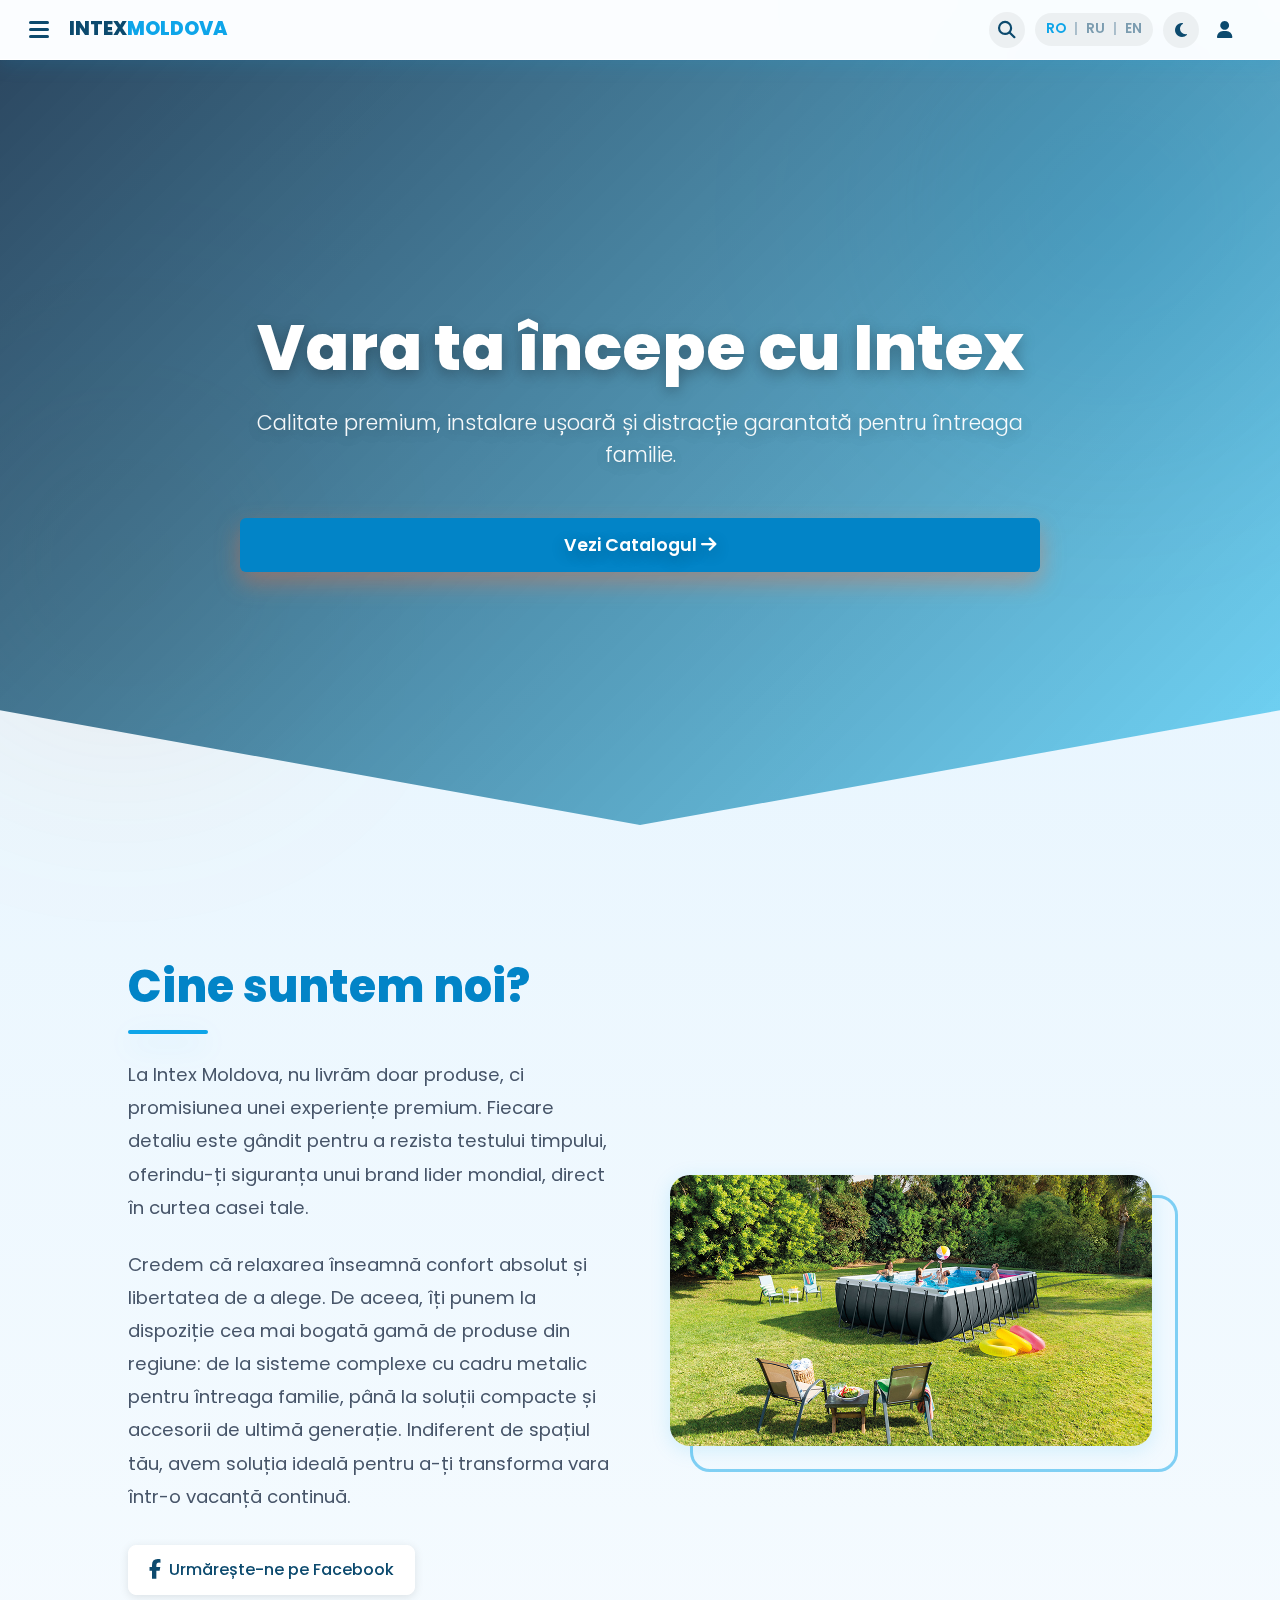
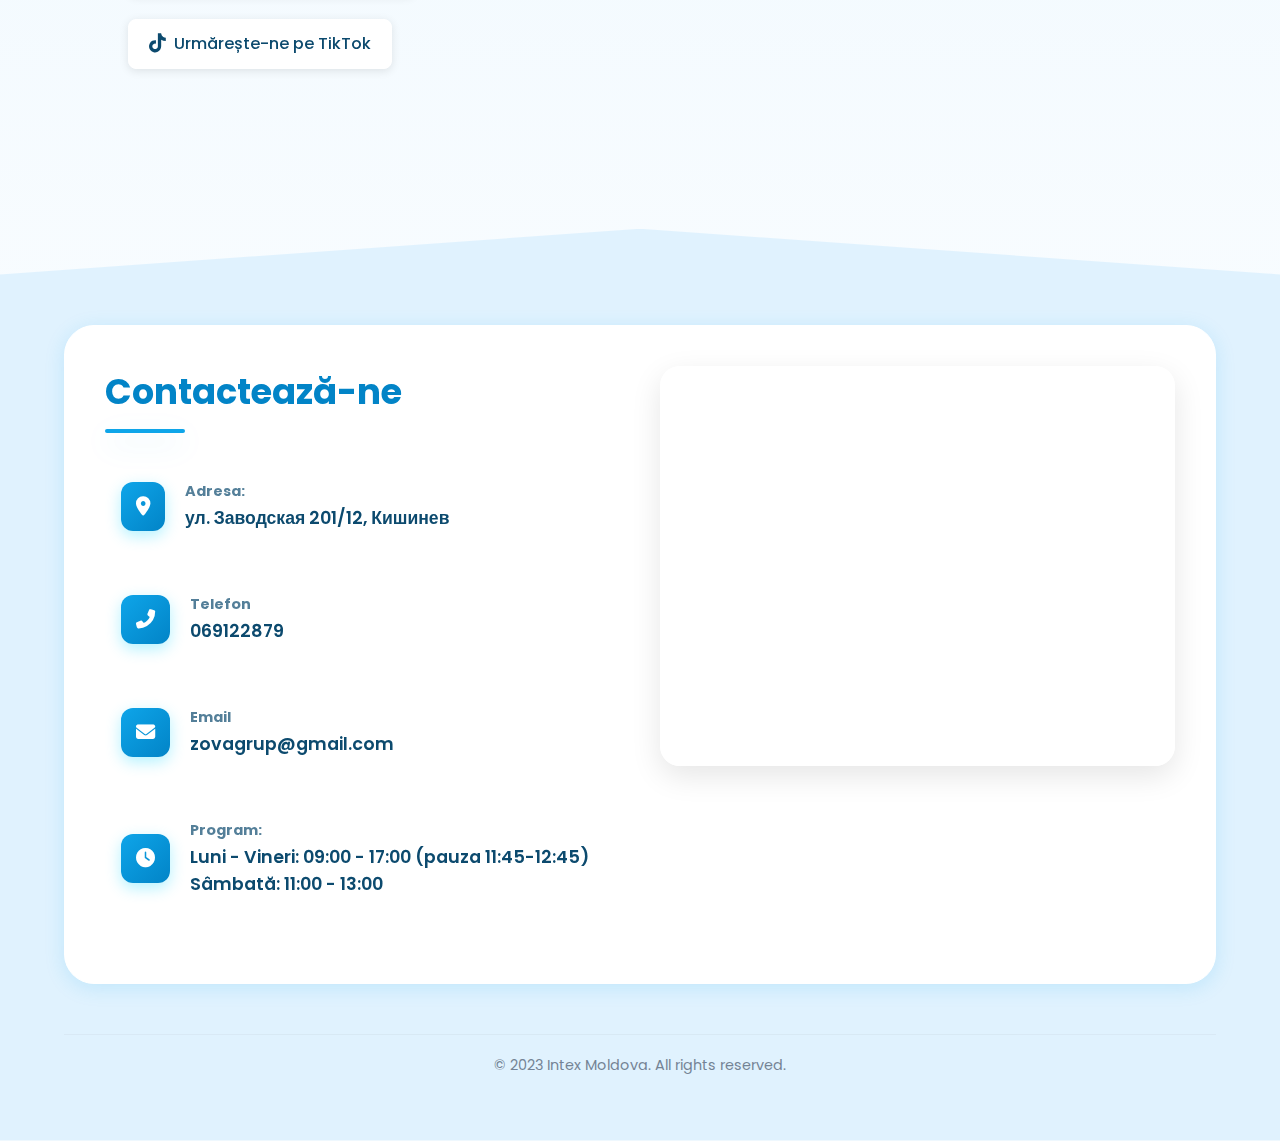
<file: index.html>
<!DOCTYPE html>
<html lang="ro">
<head>
    <meta charset="UTF-8">
    <meta name="viewport" content="width=device-width, initial-scale=1.0">
    <title data-i18n="main_page_title">INTEX Premium Moldova</title>
    <link href="https://fonts.googleapis.com/css2?family=Poppins:wght@300;400;500;600;700;800&display=swap" rel="stylesheet">
    <link rel="stylesheet" href="https://cdnjs.cloudflare.com/ajax/libs/font-awesome/6.4.0/css/all.min.css">
    
    <link rel="stylesheet" href="assets/main.css">
    <link rel="stylesheet" href="assets/css/notifications.css">
</head>
<body>

    <nav>
        <button class="hamburger-btn" id="hamburgerBtn">
            <span></span>
            <span></span>
            <span></span>
        </button>
        <div class="site-title">INTEX<span>MOLDOVA</span></div>

        <!-- Desktop horizontal nav -->
        <ul class="nav-menu">
            <li><a href="#" class="active" data-i18n="menu_home">Acasă</a></li>
            <li><a href="pagini/produse.html" data-i18n="menu_products">Produse</a></li>
            <li><a href="#despre" data-i18n="menu_about">Despre Noi</a></li>
            <li><a href="pagini/FAQ.html" data-i18n="menu_faq">FAQ</a></li>
            <li><a href="pagini/returnare.html" data-i18n="menu_policy">Politica de Retur</a></li>
            <li><a href="#contact" data-i18n="menu_contact">Contacte</a></li>
        </ul>

        <!-- Mobile menu (overlay) -->
        <ul class="nav-menu mobile">
            <li><a href="#" data-i18n="menu_home">Acasă</a></li>
            <li><a href="pagini/produse.html" data-i18n="menu_products">Produse</a></li>
            <li><a href="#despre" data-i18n="menu_about">Despre Noi</a></li>
            <li><a href="pagini/FAQ.html" data-i18n="menu_faq">FAQ</a></li>
            <li><a href="pagini/returnare.html" data-i18n="menu_policy">Politica de Retur</a></li>
            <li><a href="#contact" data-i18n="menu_contact">Contacte</a></li>
        </ul>

        <div class="nav-controls">
            <button class="search-btn" id="searchBtn" title="Căutare">
                <i class="fas fa-search"></i>
            </button>
            
            <div class="lang-switch">
                <span class="lang-opt active" onclick="setLanguage('ro')">RO</span>
                <span style="opacity: 0.3">|</span>
                <span class="lang-opt" onclick="setLanguage('ru')">RU</span>
                <span style="opacity: 0.3">|</span>
                <span class="lang-opt" onclick="setLanguage('en')">EN</span>
            </div>

            <div class="theme-toggle" id="themeBtn">
                <i class="fas fa-moon"></i>
            </div>

            <button class="login-btn" id="loginBtn" title="Contul Meu" onclick="openLoginModal()">
                <i class="fas fa-user"></i>
            </button>
        </div>
    </nav>

    <header class="hero">
        <div class="hero-content">
            <h1 data-i18n="hero_title">Vara ta începe cu Intex</h1>
            <p data-i18n="hero_subtitle">Calitate premium, instalare ușoară și distracție garantată pentru întreaga familie.</p>
            <a href="pagini/produse.html" class="btn-main" data-i18n="hero_btn">Vezi Catalogul <i class="fas fa-arrow-right"></i></a>
        </div>
    </header>

    <section class="about-section" id="despre">
        <div class="about-text">
            <h2 data-i18n="about_title">Cine suntem noi?</h2>
            <p data-i18n="about_p1">La Intex Moldova, nu livrăm doar produse, ci promisiunea unei experiențe premium. Fiecare detaliu este gândit pentru a rezista testului timpului, oferindu-ți siguranța unui brand lider mondial, direct în curtea casei tale.</p>
            <p data-i18n="about_p2">Credem că relaxarea înseamnă confort absolut și libertatea de a alege. De aceea, îți punem la dispoziție cea mai bogată gamă de produse din regiune: de la sisteme complexe cu cadru metalic pentru întreaga familie, până la soluții compacte și accesorii de ultimă generație. Indiferent de spațiul tău, avem soluția ideală pentru a-ți transforma vara într-o vacanță continuă.</p>
            
            <div class="social-links">
                <a href="https://www.facebook.com/intexmoldova" target="_blank" class="social-link">
                    <i class="fab fa-facebook-f"></i> <span data-i18n="social_facebook">Urmărește-ne pe Facebook</span>
                </a>
                <a href="https://www.tiktok.com/@piscine.intex?is_from_webapp=1&sender_device=pc" target="_blank" class="social-link">
                    <i class="fab fa-tiktok"></i> <span data-i18n="social_tiktok">Urmărește-ne pe TikTok</span>
                </a>
            </div>
        </div>
        <div class="about-image">
            <img src="assets/img/intex.jpg" alt="Viziune modernă Intex" loading="lazy">
        </div>
    </section>

    <section class="contact-section" id="contact">
        <div class="contact-container">
            <div class="contact-info">
                <h3 data-i18n="contact_title">Contactează-ne</h3>
                
                <div class="contact-item">
                    <i class="fas fa-map-marker-alt"></i>
                    <div>
                        <strong data-i18n="addr_label">Adresa:</strong>
                        <p data-i18n="address_text">ул. Заводская 201/12, Кишинев</p>
                    </div>
                </div>

                <div class="contact-item">
                    <i class="fas fa-phone-alt"></i>
                    <div>
                        <strong data-i18n="phone_label">Telefon:</strong>
                        <p data-i18n="phone_text">069122879</p>
                    </div>
                </div>

                <div class="contact-item">
                    <i class="fas fa-envelope"></i>
                    <div>
                        <strong data-i18n="email_label">Email:</strong>
                        <p data-i18n="email_text">zovagrup@gmail.com</p>
                    </div>
                </div>

                <div class="contact-item">
                    <i class="fas fa-clock"></i>
                    <div>
                        <strong data-i18n="hours_label">Program:</strong>
                        <p data-i18n="hours_val">Luni - Vineri: 09:00 - 17:00 (pauza 11:45-12:45)<br>Sâmbată: 11:00 - 13:00</p>
                    </div>
                </div>
            </div>

            <div class="map-container">
                <iframe 
                    src="https://www.google.com/maps/embed?pb=!1m17!1m12!1m3!1d2721.059431468007!2d28.909538!3d46.999806!2m3!1f0!2f0!3f0!3m2!1i1024!2i768!4f13.1!3m2!1m1!2zNDbCsDU5JzU5LjMiTiAyOMKwNTQnMzQuMyJF!5e0!3m2!1sro!2s!4v1767444291941!5m2!1sro!2s" 
                    width="100%" height="100%" style="border:0;" allowfullscreen="" loading="lazy" referrerpolicy="no-referrer-when-downgrade">
                </iframe>
            </div>
        </div>

        <div class="footer-bottom">
            © 2023 Intex Moldova. All rights reserved.
        </div>
    </section>
    
    <div id="search-overlay" class="search-overlay">
        <div class="search-content">
            <span class="close-btn" onclick="closeSearch()">&times;</span>
            <input type="text" id="search-input" data-i18n-placeholder="search_placeholder" placeholder="Căutați produse, accesorii, servicii...">
            <a href="#" class="btn-main" data-i18n="search_button" onclick="performSearch(event)">Căută</a>
        </div>
    </div>

    <!-- Login Modal -->
    <div id="login-modal" class="login-modal">
        <div class="login-content">
            <span class="close-btn" onclick="closeLoginModal()">&times;</span>
            
            <div class="login-tabs">
                <button class="tab-btn active" onclick="switchTab('login')">Autentificare</button>
                <button class="tab-btn" onclick="switchTab('register')">Înregistrare</button>
            </div>
            
            <div id="login-form" class="form-container active">
                <h3 data-i18n="login_title">Autentificare</h3>
                <form id="loginForm">
                    <div class="form-group">
                        <label for="login-email" data-i18n="email_label">Email</label>
                        <input type="email" id="login-email" required>
                    </div>
                    <div class="form-group">
                        <label for="login-password" data-i18n="password_label">Parolă</label>
                        <input type="password" id="login-password" required>
                    </div>
                    <button type="submit" class="btn-main" data-i18n="login_btn">Autentificare</button>
                </form>
                <div class="form-footer">
                    <a href="#" data-i18n="forgot_password">Ai uitat parola?</a>
                </div>
            </div>
            
            <div id="register-form" class="form-container">
                <h3 data-i18n="register_title">Înregistrare</h3>
                <form id="registerForm">
                    <div class="form-group">
                        <label for="register-name" data-i18n="name_label">Nume complet</label>
                        <input type="text" id="register-name" required>
                    </div>
                    <div class="form-group">
                        <label for="register-email" data-i18n="email_label">Email</label>
                        <input type="email" id="register-email" required>
                    </div>
                    <div class="form-group">
                        <label for="register-phone" data-i18n="phone_label">Telefon</label>
                        <input type="tel" id="register-phone">
                    </div>
                    <div class="form-group">
                        <label for="register-password" data-i18n="password_label">Parolă</label>
                        <input type="password" id="register-password" required>
                    </div>
                    <div class="form-group">
                        <label for="register-confirm-password" data-i18n="confirm_password">Confirmă parola</label>
                        <input type="password" id="register-confirm-password" required>
                    </div>
                    <button type="submit" class="btn-main" data-i18n="register_btn">Înregistrare</button>
                </form>
            </div>
        </div>
    </div>

    <script src="assets/js/theme.js"></script>
    <script src="assets/js/notifications.js"></script>
    <script src="assets/js/auth.js"></script>
    <script src="assets/main.js"></script>
</body>
</html>
</file>
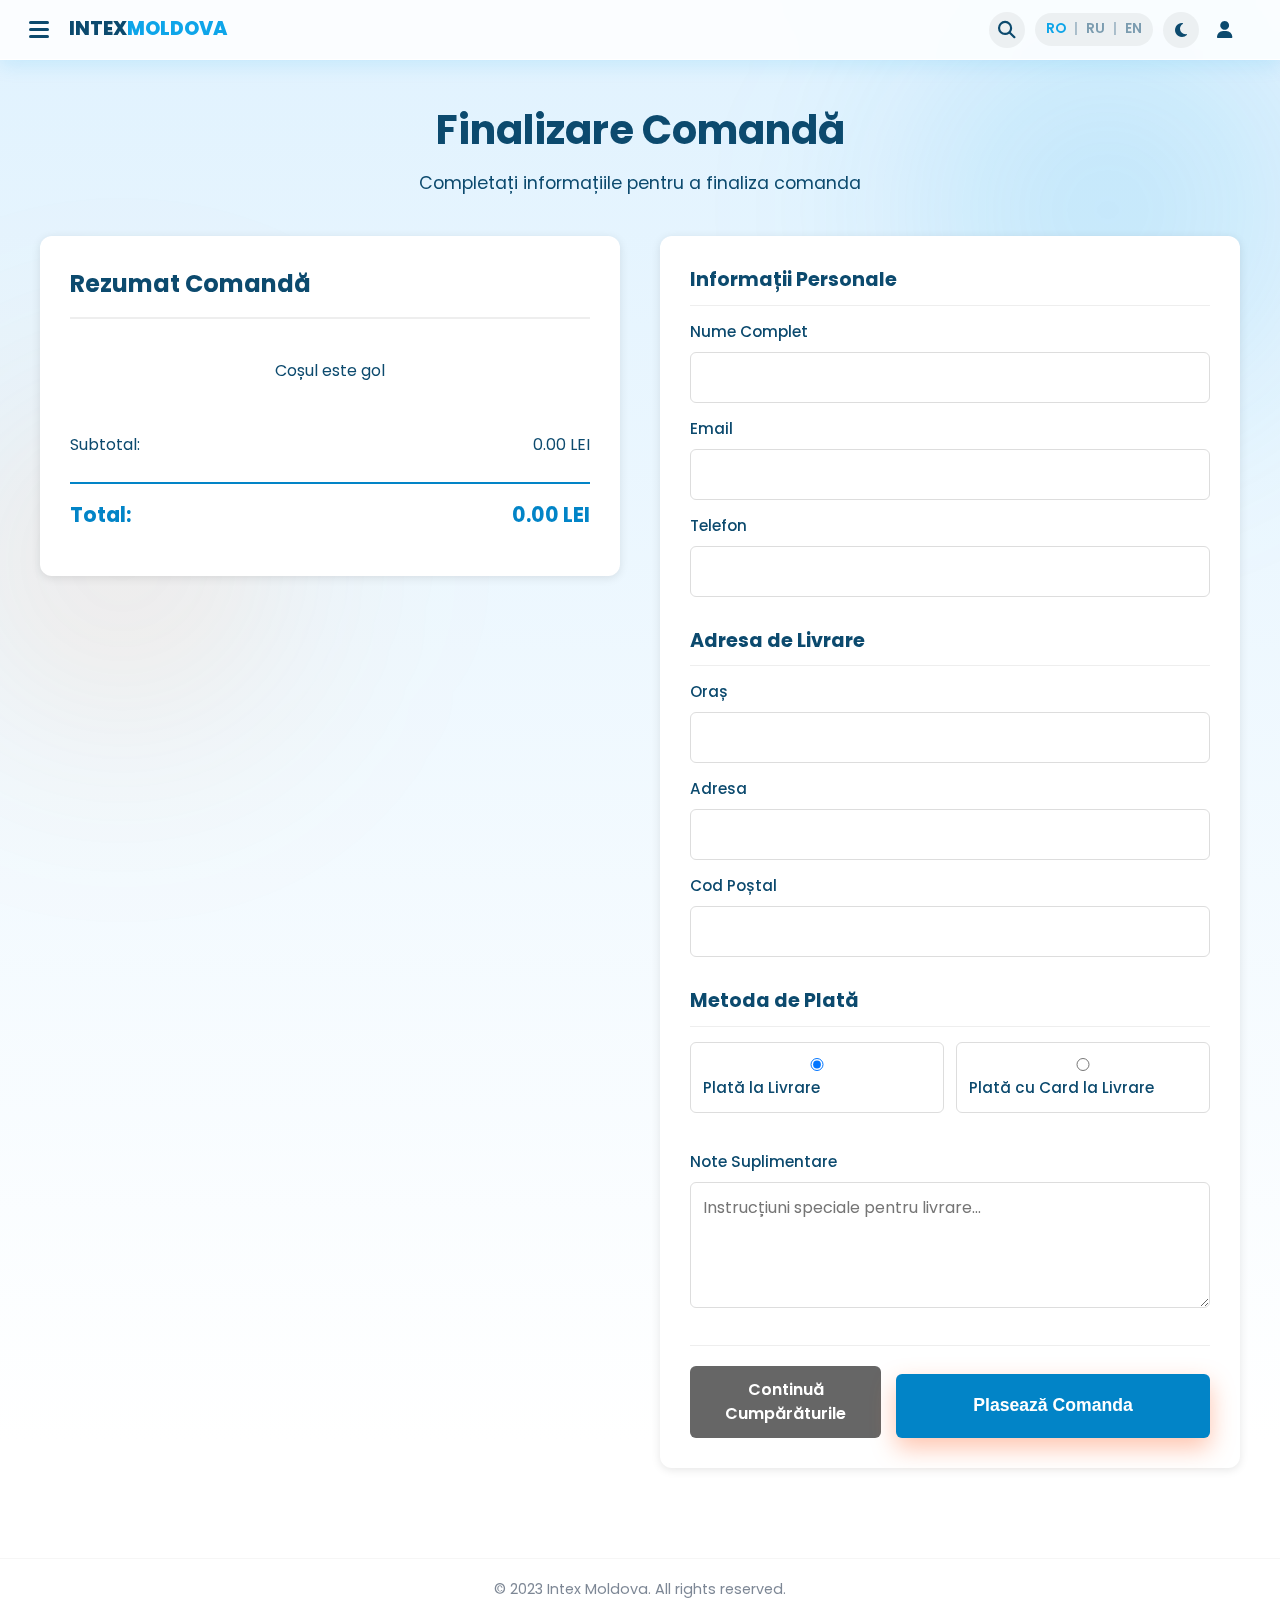
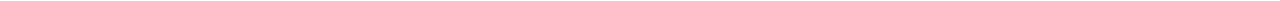
<file: pagini/checkout.html>
<!DOCTYPE html>
<html lang="ro">

<head>
    <meta charset="UTF-8">
    <meta name="viewport" content="width=device-width, initial-scale=1.0">
    <title data-i18n="page_title">Checkout | INTEX Moldova</title>

    <link href="https://fonts.googleapis.com/css2?family=Poppins:wght@300;400;500;600;700;800&display=swap"
        rel="stylesheet">
    <link rel="stylesheet" href="https://cdnjs.cloudflare.com/ajax/libs/font-awesome/6.4.0/css/all.min.css">

    <link rel="stylesheet" href="../assets/main.css">
    <link rel="stylesheet" href="../assets/css/checkout.css">
    <link rel="stylesheet" href="../assets/css/notifications.css">
</head>

<body>

    <nav>
        <button class="hamburger-btn" id="hamburgerBtn">
            <span></span>
            <span></span>
            <span></span>
        </button>
        <div class="site-title">INTEX<span>MOLDOVA</span></div>

        <!-- Desktop horizontal nav -->
        <ul class="nav-menu">
            <li><a href="../index.html" data-i18n="menu_home">Acasă</a></li>
            <li><a href="../pagini/produse.html" data-i18n="menu_products">Produse</a></li>
            <li><a href="../index.html#despre" data-i18n="menu_about">Despre Noi</a></li>
            <li><a href="../pagini/FAQ.html" data-i18n="menu_faq">FAQ</a></li>
            <li><a href="../pagini/returnare.html" data-i18n="menu_policy">Politica de Retur</a></li>
            <li><a href="../index.html#contact" data-i18n="menu_contact">Contacte</a></li>
        </ul>

        <!-- Mobile menu (overlay) -->
        <ul class="nav-menu mobile">
            <li class="menu-title">Meniu <button class="close-mobile" aria-label="Închide">&times;</button></li>
            <li><a href="../index.html" data-i18n="menu_home">Acasă</a></li>
            <li><a href="../pagini/produse.html" data-i18n="menu_products">Produse</a></li>
            <li><a href="../index.html#despre" data-i18n="menu_about">Despre Noi</a></li>
            <li><a href="../pagini/FAQ.html" data-i18n="menu_faq">FAQ</a></li>
            <li><a href="../pagini/returnare.html" data-i18n="menu_policy">Politica de Retur</a></li>
            <li><a href="../index.html#contact" data-i18n="menu_contact">Contacte</a></li>
        </ul>

        <div class="nav-controls">
            <button class="search-btn" id="searchBtn" title="Căutare">
                <i class="fas fa-search"></i>
            </button>

            <div class="lang-switch">
                <span class="lang-opt active" data-lang="ro" onclick="setLanguage('ro')">RO</span>
                <span style="opacity: 0.3">|</span>
                <span class="lang-opt" data-lang="ru" onclick="setLanguage('ru')">RU</span>
                <span style="opacity: 0.3">|</span>
                <span class="lang-opt" data-lang="en" onclick="setLanguage('en')">EN</span>
            </div>

            <div class="theme-toggle" id="themeBtn">
                <i class="fas fa-moon" id="theme-icon"></i>
            </div>

            <button class="login-btn" id="loginBtn" title="Contul Meu" onclick="openLoginModal()">
                <i class="fas fa-user"></i>
            </button>
        </div>
    </nav>

    <section class="checkout-container">
        <div class="checkout-wrapper">
            <div class="checkout-header">
                <h1 data-i18n="checkout_title">Finalizare Comandă</h1>
                <p data-i18n="checkout_subtitle">Completați informațiile pentru a finaliza comanda</p>
            </div>

            <div class="checkout-content">
                <!-- Order Summary (Right Side) -->
                <div class="order-summary">
                    <h2 data-i18n="checkout_order_summary">Rezumat Comandă</h2>
                    <div id="checkout-items-container" class="checkout-items"></div>
                    
                    <div class="summary-row">
                        <span data-i18n="checkout_subtotal">Subtotal:</span>
                        <span id="checkout-subtotal">0.00 LEI</span>
                    </div>
                    <div class="summary-row total">
                        <span data-i18n="checkout_total">Total:</span>
                        <span id="checkout-total">0.00 LEI</span>
                    </div>
                </div>

                <!-- Checkout Form (Left Side) -->
                <div class="checkout-form">
                    <form id="checkout-form">
                        <!-- Personal Info -->
                        <div class="form-section">
                            <h3 data-i18n="checkout_personal_info">Informații Personale</h3>
                            
                            <div class="form-group">
                                <label for="name" data-i18n="checkout_full_name">Nume Complet</label>
                                <input type="text" id="name" name="name" required>
                            </div>

                            <div class="form-group">
                                <label for="email" data-i18n="checkout_email">Email</label>
                                <input type="email" id="email" name="email" required>
                            </div>

                            <div class="form-group">
                                <label for="phone" data-i18n="checkout_phone">Telefon</label>
                                <input type="tel" id="phone" name="phone" required>
                            </div>
                        </div>

                        <!-- Shipping Address -->
                        <div class="form-section">
                            <h3 data-i18n="checkout_shipping_address">Adresa de Livrare</h3>

                            <div class="form-group">
                                <label for="city" data-i18n="checkout_city">Oraș</label>
                                <input type="text" id="city" name="city" required>
                            </div>

                            <div class="form-group">
                                <label for="address" data-i18n="checkout_address">Adresa</label>
                                <input type="text" id="address" name="address" required>
                            </div>

                            <div class="form-group">
                                <label for="postal" data-i18n="checkout_postal_code">Cod Poștal</label>
                                <input type="text" id="postal" name="postal">
                            </div>
                        </div>

                        <!-- Payment Method -->
                        <div class="form-section">
                            <h3 data-i18n="checkout_payment_method">Metoda de Plată</h3>

                            <div class="form-group radio-group">
                                <label class="radio-label">
                                    <input type="radio" name="payment" value="cash" checked>
                                    <span data-i18n="checkout_cash_on_delivery">Plată la Livrare</span>
                                </label>
                                <label class="radio-label">
                                    <input type="radio" name="payment" value="card">
                                    <span data-i18n="checkout_card_payment">Plată cu Card la Livrare</span>
                                </label>
                            </div>
                        </div>

                        <!-- Additional Info -->
                        <div class="form-section">
                            <div class="form-group">
                                <label for="notes" data-i18n="checkout_notes">Note Suplimentare</label>
                                <textarea id="notes" name="notes" rows="4" placeholder="Instrucțiuni speciale pentru livrare..."></textarea>
                            </div>
                        </div>

                        <!-- Actions -->
                        <div class="form-actions">
                            <a href="./produse.html" class="btn-secondary" data-i18n="checkout_continue_shopping">Continuă Cumpărăturile</a>
                            <button type="submit" class="btn-main checkout-submit" data-i18n="checkout_place_order">Plasează Comanda</button>
                        </div>
                    </form>
                </div>
            </div>
        </div>
    </section>

    <footer>
        <div class="footer-bottom">© 2023 Intex Moldova. All rights reserved.</div>
    </footer>

    <script src="../assets/js/data.js"></script>
    <script src="../assets/js/descrieri_produse.js"></script>
    <script src="../assets/js/theme.js"></script>
    <script src="../assets/js/notifications.js"></script>
    <script src="../assets/js/auth.js"></script>
    <script src="../assets/main.js"></script>
    <script src="../assets/js/checkout.js"></script>
</body>

</html>
</file>
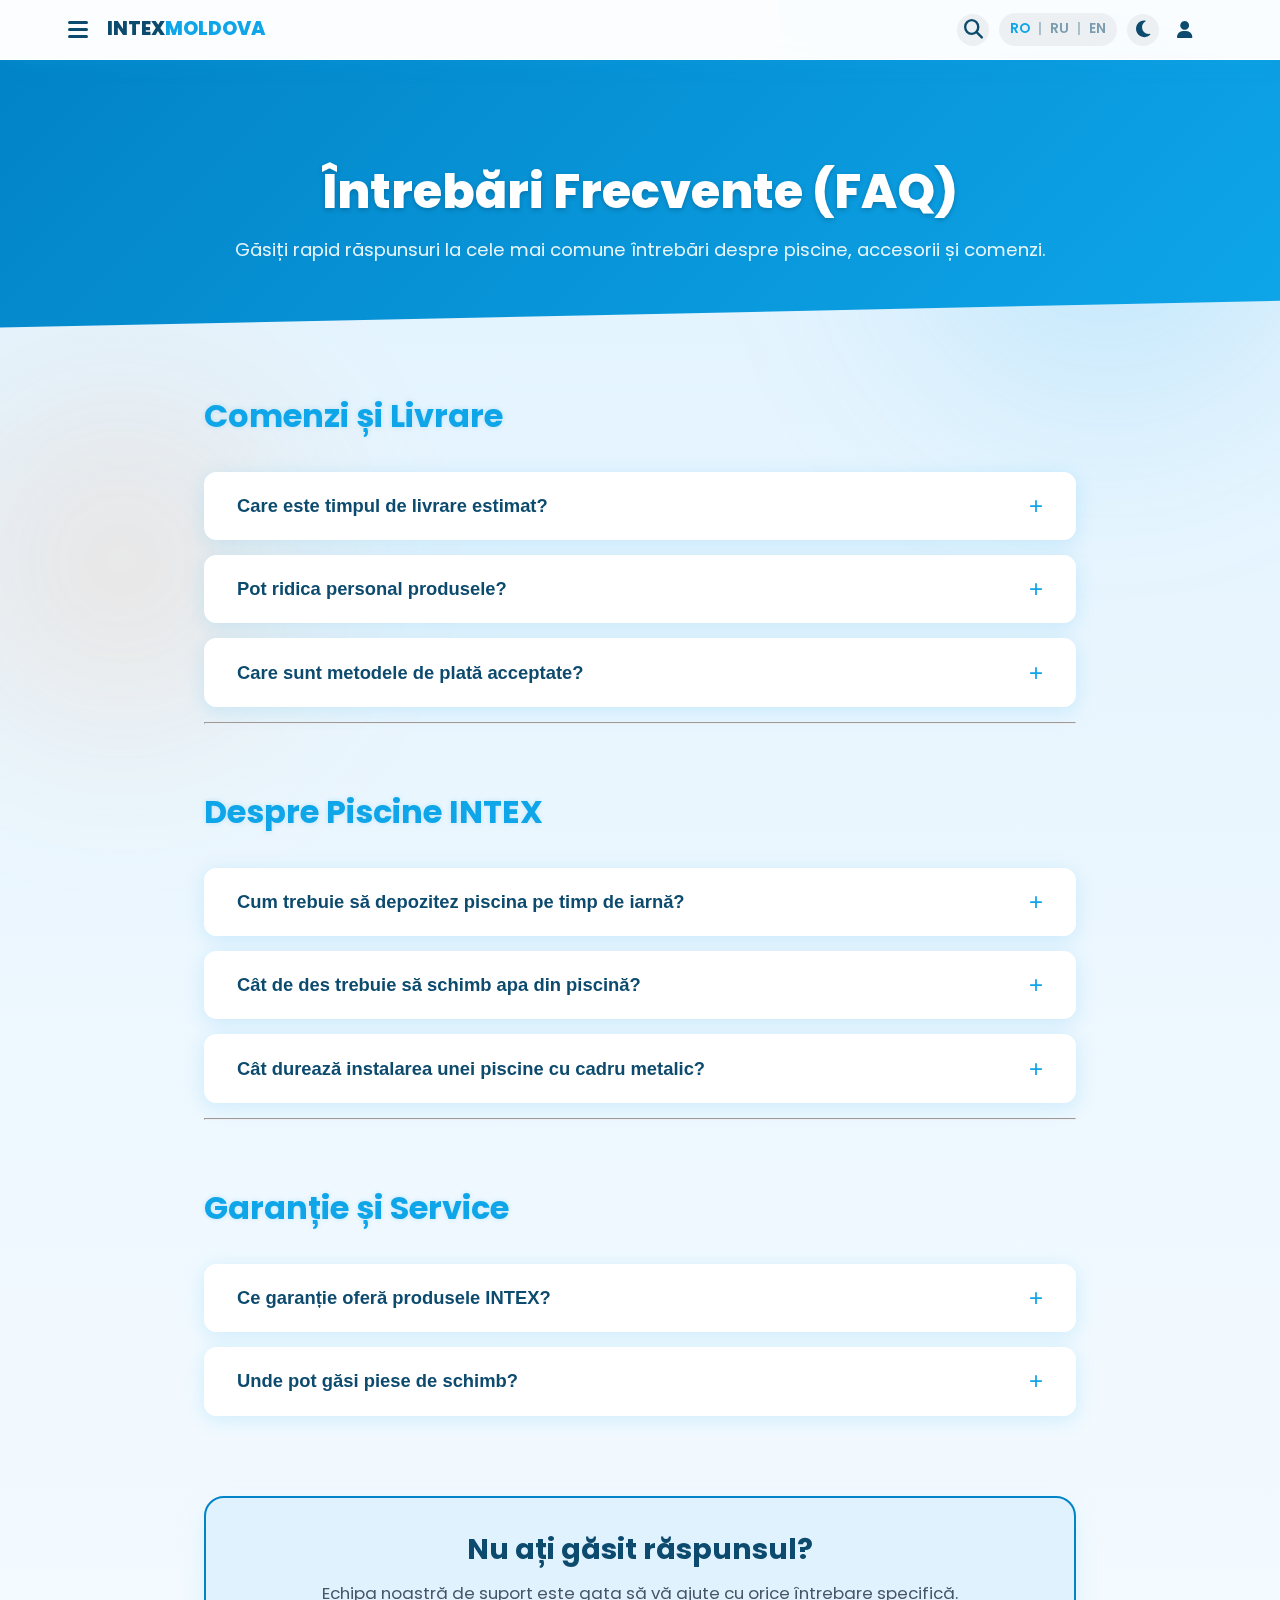
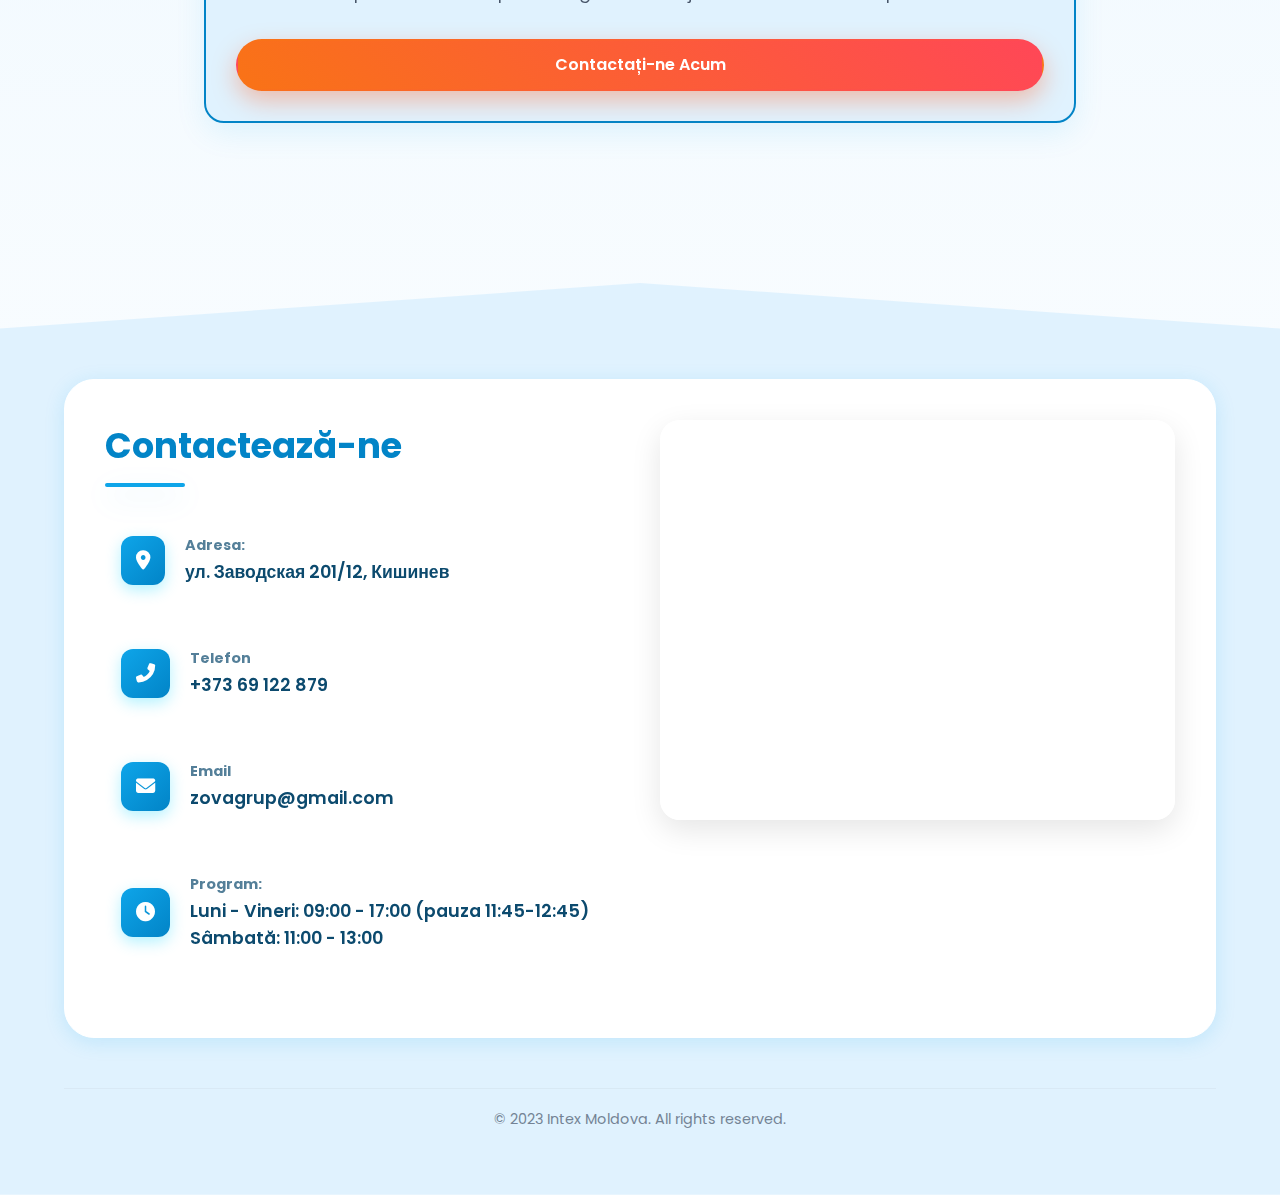
<file: pagini/FAQ.html>
<!DOCTYPE html>
<html lang="ro">
<head>
    <meta charset="UTF-8">
    <meta name="viewport" content="width=device-width, initial-scale=1.0">
    <title data-i18n="faq_page_title">FAQ | Întrebări Frecvente INTEX</title>
    <link href="https://fonts.googleapis.com/css2?family=Poppins:wght@300;400;500;600;700;800&display=swap" rel="stylesheet">
    <link rel="stylesheet" href="https://cdnjs.cloudflare.com/ajax/libs/font-awesome/6.4.0/css/all.min.css">
    
    <link rel="stylesheet" href="../assets/main.css">
    <link rel="stylesheet" href="../assets/css/returnare.css">
    <link rel="stylesheet" href="../assets/css/notifications.css"> 
</head>
<body>

    <nav>
        <button class="hamburger-btn" id="hamburgerBtn">
            <span></span>
            <span></span>
            <span></span>
        </button>
        <div class="site-title">INTEX<span>MOLDOVA</span></div>
        
        <!-- Desktop horizontal nav -->
        <ul class="nav-menu">
            <li><a href="../index.html" data-i18n="menu_home">Acasă</a></li>
            <li><a href="../pagini/produse.html" data-i18n="menu_products">Produse</a></li>
            <li><a href="../index.html#despre" data-i18n="menu_about">Despre Noi</a></li>
            <li><a href="#" class="active" data-i18n="menu_faq">FAQ</a></li>
            <li><a href="../pagini/returnare.html" data-i18n="menu_policy">Politica de Retur</a></li>
            <li><a href="../index.html#contact" data-i18n="menu_contact">Contacte</a></li>
        </ul>

        <!-- Mobile menu (overlay) -->
        <ul class="nav-menu mobile">
            <li class="menu-title">Meniu <button class="close-mobile" aria-label="Închide">&times;</button></li>
            <li><a href="../index.html" data-i18n="menu_home">Acasă</a></li>
            <li><a href="../pagini/produse.html" data-i18n="menu_products">Produse</a></li>
            <li><a href="../index.html#despre" data-i18n="menu_about">Despre Noi</a></li>
            <li><a href="#" class="active" data-i18n="menu_faq">FAQ</a></li>
            <li><a href="../pagini/returnare.html" data-i18n="menu_policy">Politica de Retur</a></li>
            <li><a href="../index.html#contact" data-i18n="menu_contact">Contacte</a></li>
        </ul>

        <div class="nav-controls">
            <button class="search-btn" id="searchBtn" title="Căutare">
                <i class="fas fa-search"></i>
            </button>
            
            <div class="lang-switch">
                <span class="lang-opt active" onclick="setLanguage('ro')">RO</span>
                <span style="opacity: 0.3">|</span>
                <span class="lang-opt" onclick="setLanguage('ru')">RU</span>
                <span style="opacity: 0.3">|</span>
                <span class="lang-opt" onclick="setLanguage('en')">EN</span>
            </div>

            <div class="theme-toggle" id="themeBtn">
                <i class="fas fa-moon"></i>
            </div>

            <button class="login-btn" id="loginBtn" title="Contul Meu" onclick="openLoginModal()">
                <i class="fas fa-user"></i>
            </button>
        </div>
    </nav>

    <header class="page-header faq-header">
        <div class="header-content">
            <h1 data-i18n="faq_title">Întrebări Frecvente (FAQ)</h1>
            <p data-i18n="faq_subtitle">Găsiți rapid răspunsuri la cele mai comune întrebări despre piscine, accesorii și comenzi.</p>
        </div>
    </header>

    <section class="faq-section">
        <div class="faq-container">
            
            <h2 class="faq-category-title" data-i18n="cat_orders"><i class="fas fa-shipping-fast"></i> Comenzi și Livrare</h2>
            <div class="accordion">
                <div class="accordion-item">
                    <button class="accordion-header" data-i18n="q1_title">Care este timpul de livrare estimat?</button>
                    <div class="accordion-content">
                        <p data-i18n="q1_answer">De obicei, livrarea durează **1-2 zile lucrătoare** pe teritoriul Moldovei, din momentul confirmării comenzii. În perioadele de vârf (mai-august), livrarea poate dura până la 3 zile.</p>
                    </div>
                </div>

                <div class="accordion-item">
                    <button class="accordion-header" data-i18n="q2_title">Pot ridica personal produsele?</button>
                    <div class="accordion-content">
                        <p data-i18n="q2_answer">Da, puteți ridica produsele direct de la depozitul sau showroom-ul nostru din Chișinău, la adresa Calea Orheiului 123. Vă rugăm să ne contactați în prealabil pentru a verifica stocul.</p>
                    </div>
                </div>
                
                <div class="accordion-item">
                    <button class="accordion-header" data-i18n="q5_title">Care sunt metodele de plată acceptate?</button>
                    <div class="accordion-content">
                        <p data-i18n="q5_answer">Acceptăm plata **ramburs** (cash la livrare), **transfer bancar** și plata cu **cardul online** (Visa/Mastercard) prin intermediul procesatorului nostru de plăți securizat.</p>
                    </div>
                </div>
            </div>

            <hr>

            <h2 class="faq-category-title" data-i18n="cat_pools"><i class="fas fa-swimming-pool"></i> Despre Piscine INTEX</h2>
            <div class="accordion">
                <div class="accordion-item">
                    <button class="accordion-header" data-i18n="q3_title">Cum trebuie să depozitez piscina pe timp de iarnă?</button>
                    <div class="accordion-content">
                        <p data-i18n="q3_answer">Piscina trebuie curățată, uscată complet și împachetată în cutia originală. Este esențial să o depozitați într-un loc **uscat** și **ferit de îngheț** (de preferat la temperaturi între 5°C și 35°C).</p>
                    </div>
                </div>
                
                <div class="accordion-item">
                    <button class="accordion-header" data-i18n="q4_title">Cât de des trebuie să schimb apa din piscină?</button>
                    <div class="accordion-content">
                        <p data-i18n="q4_answer">Dacă folosiți un **sistem de filtrare** adecvat și produse de **îngrijire a apei** (clor, algicid), nu este necesar să schimbați apa pe tot parcursul sezonului. Schimbul total se face de obicei doar la sfârșitul sezonului. **Testați săptămânal nivelul pH-ului!**</p>
                    </div>
                </div>
                
                <div class="accordion-item">
                    <button class="accordion-header" data-i18n="q6_title">Cât durează instalarea unei piscine cu cadru metalic?</button>
                    <div class="accordion-content">
                        <p data-i18n="q6_answer">În funcție de mărime, instalarea piscinei (fără umplere cu apă) durează în general între **45 de minute și 2 ore**, fiind necesare de obicei două persoane. Asigurați-vă că suprafața este perfect **plană**.</p>
                    </div>
                </div>
            </div>

            <hr>
            
            <h2 class="faq-category-title" data-i18n="cat_warranty"><i class="fas fa-wrench"></i> Garanție și Service</h2>
            <div class="accordion">
                <div class="accordion-item">
                    <button class="accordion-header" data-i18n="q7_title">Ce garanție oferă produsele INTEX?</button>
                    <div class="accordion-content">
                        <p data-i18n="q7_answer">Produsele INTEX (piscine, pompe, accesorii) beneficiază de o garanție standard de **12 luni** de la data achiziției. Vă rugăm să păstrați bonul fiscal și cutia originală.</p>
                    </div>
                </div>
                
                <div class="accordion-item">
                    <button class="accordion-header" data-i18n="q8_title">Unde pot găsi piese de schimb?</button>
                    <div class="accordion-content">
                        <p data-i18n="q8_answer">Fiind distribuitor oficial, avem un stoc larg de piese de schimb. Puteți verifica disponibilitatea în secțiunea **Produse -> Piese de Schimb** sau ne puteți contacta direct cu numărul de serie al produsului dumneavoastră.</p>
                    </div>
                </div>
            </div>
            
            <div class="need-help-card">
                <h3 data-i18n="need_help_title">Nu ați găsit răspunsul?</h3>
                <p data-i18n="need_help_text">Echipa noastră de suport este gata să vă ajute cu orice întrebare specifică.</p>
                <a href="../index.html#contact" class="btn-main small-btn" data-i18n="contact_us_btn">Contactați-ne Acum</a>
            </div>

        </div>
    </section>

    <section class="contact-section" id="contact">
        <div class="contact-container">
            <div class="contact-info">
                <h3 data-i18n="contact_title">Contactează-ne</h3>
                
                <div class="contact-item">
                    <i class="fas fa-map-marker-alt"></i>
                    <div>
                        <strong data-i18n="addr_label">Adresa:</strong>
                        <p>ул. Заводская 201/12, Кишинев</p>
                    </div>
                </div>

                <div class="contact-item">
                    <i class="fas fa-phone-alt"></i>
                    <div>
                        <strong data-i18n="phone_label">Telefon:</strong>
                        <p>+373 69 122 879</p>
                    </div>
                </div>

                <div class="contact-item">
                    <i class="fas fa-envelope"></i>
                    <div>
                        <strong data-i18n="email_label">Email:</strong>
                        <p>zovagrup@gmail.com</p>
                    </div>
                </div>

                <div class="contact-item">
                    <i class="fas fa-clock"></i>
                    <div>
                        <strong data-i18n="hours_label">Program:</strong>
                        <p data-i18n="hours_val">Luni - Duminică: 09:00 - 19:00</p>
                    </div>
                </div>
            </div>

            <div class="map-container">
                <iframe 
                    src="https://www.google.com/maps/embed?pb=!1m17!1m12!1m3!1d2721.059431468007!2d28.909538!3d46.999806!2m3!1f0!2f0!3f0!3m2!1i1024!2i768!4f13.1!3m2!1m1!2zNDbCsDU5JzU5LjMiTiAyOMKwNTQnMzQuMyJF!5e0!3m2!1sro!2s!4v1767444291941!5m2!1sro!2s" 
                    width="100%" height="100%" style="border:0;" allowfullscreen="" loading="lazy" referrerpolicy="no-referrer-when-downgrade">
                </iframe>
            </div>
        </div>

        <div class="footer-bottom">
            © 2023 Intex Moldova. All rights reserved.
        </div>
    </section>
    
    <div id="search-overlay" class="search-overlay">
        <div class="search-content">
            <span class="close-btn" onclick="closeSearch()">×</span>
            <input type="text" id="search-input" data-i18n-placeholder="search_placeholder" placeholder="Căutați produse, accesorii, servicii...">
            <a href="#" class="btn-main" data-i18n="search_button" onclick="performSearch(event)">Căută</a>
        </div>
    </div>

    <!-- Login Modal -->
    <div id="login-modal" class="login-modal">
        <div class="login-content">
            <span class="close-btn" onclick="closeLoginModal()">&times;</span>
            
            <div class="login-tabs">
                <button class="tab-btn active" onclick="switchTab('login')">Autentificare</button>
                <button class="tab-btn" onclick="switchTab('register')">Înregistrare</button>
            </div>
            
            <div id="login-form" class="form-container active">
                <h3 data-i18n="login_title">Autentificare</h3>
                <form id="loginForm">
                    <div class="form-group">
                        <label for="login-email" data-i18n="email_label">Email</label>
                        <input type="email" id="login-email" required>
                    </div>
                    <div class="form-group">
                        <label for="login-password" data-i18n="password_label">Parolă</label>
                        <input type="password" id="login-password" required>
                    </div>
                    <button type="submit" class="btn-main" data-i18n="login_btn">Autentificare</button>
                </form>
                <div class="form-footer">
                    <a href="#" data-i18n="forgot_password">Ai uitat parola?</a>
                </div>
            </div>
            
            <div id="register-form" class="form-container">
                <h3 data-i18n="register_title">Înregistrare</h3>
                <form id="registerForm">
                    <div class="form-group">
                        <label for="register-name" data-i18n="name_label">Nume complet</label>
                        <input type="text" id="register-name" required>
                    </div>
                    <div class="form-group">
                        <label for="register-email" data-i18n="email_label">Email</label>
                        <input type="email" id="register-email" required>
                    </div>
                    <div class="form-group">
                        <label for="register-phone" data-i18n="phone_label">Telefon</label>
                        <input type="tel" id="register-phone">
                    </div>
                    <div class="form-group">
                        <label for="register-password" data-i18n="password_label">Parolă</label>
                        <input type="password" id="register-password" required>
                    </div>
                    <div class="form-group">
                        <label for="register-confirm-password" data-i18n="confirm_password">Confirmă parola</label>
                        <input type="password" id="register-confirm-password" required>
                    </div>
                    <button type="submit" class="btn-main" data-i18n="register_btn">Înregistrare</button>
                </form>
            </div>
        </div>
    </div>

    <script src="../assets/js/theme.js"></script>
    <script src="../assets/js/notifications.js"></script>
    <script src="../assets/js/auth.js"></script>
    <script src="../assets/js/pagini.js"></script>
    <script src="../assets/main.js"></script>
</body>
</html>
</file>
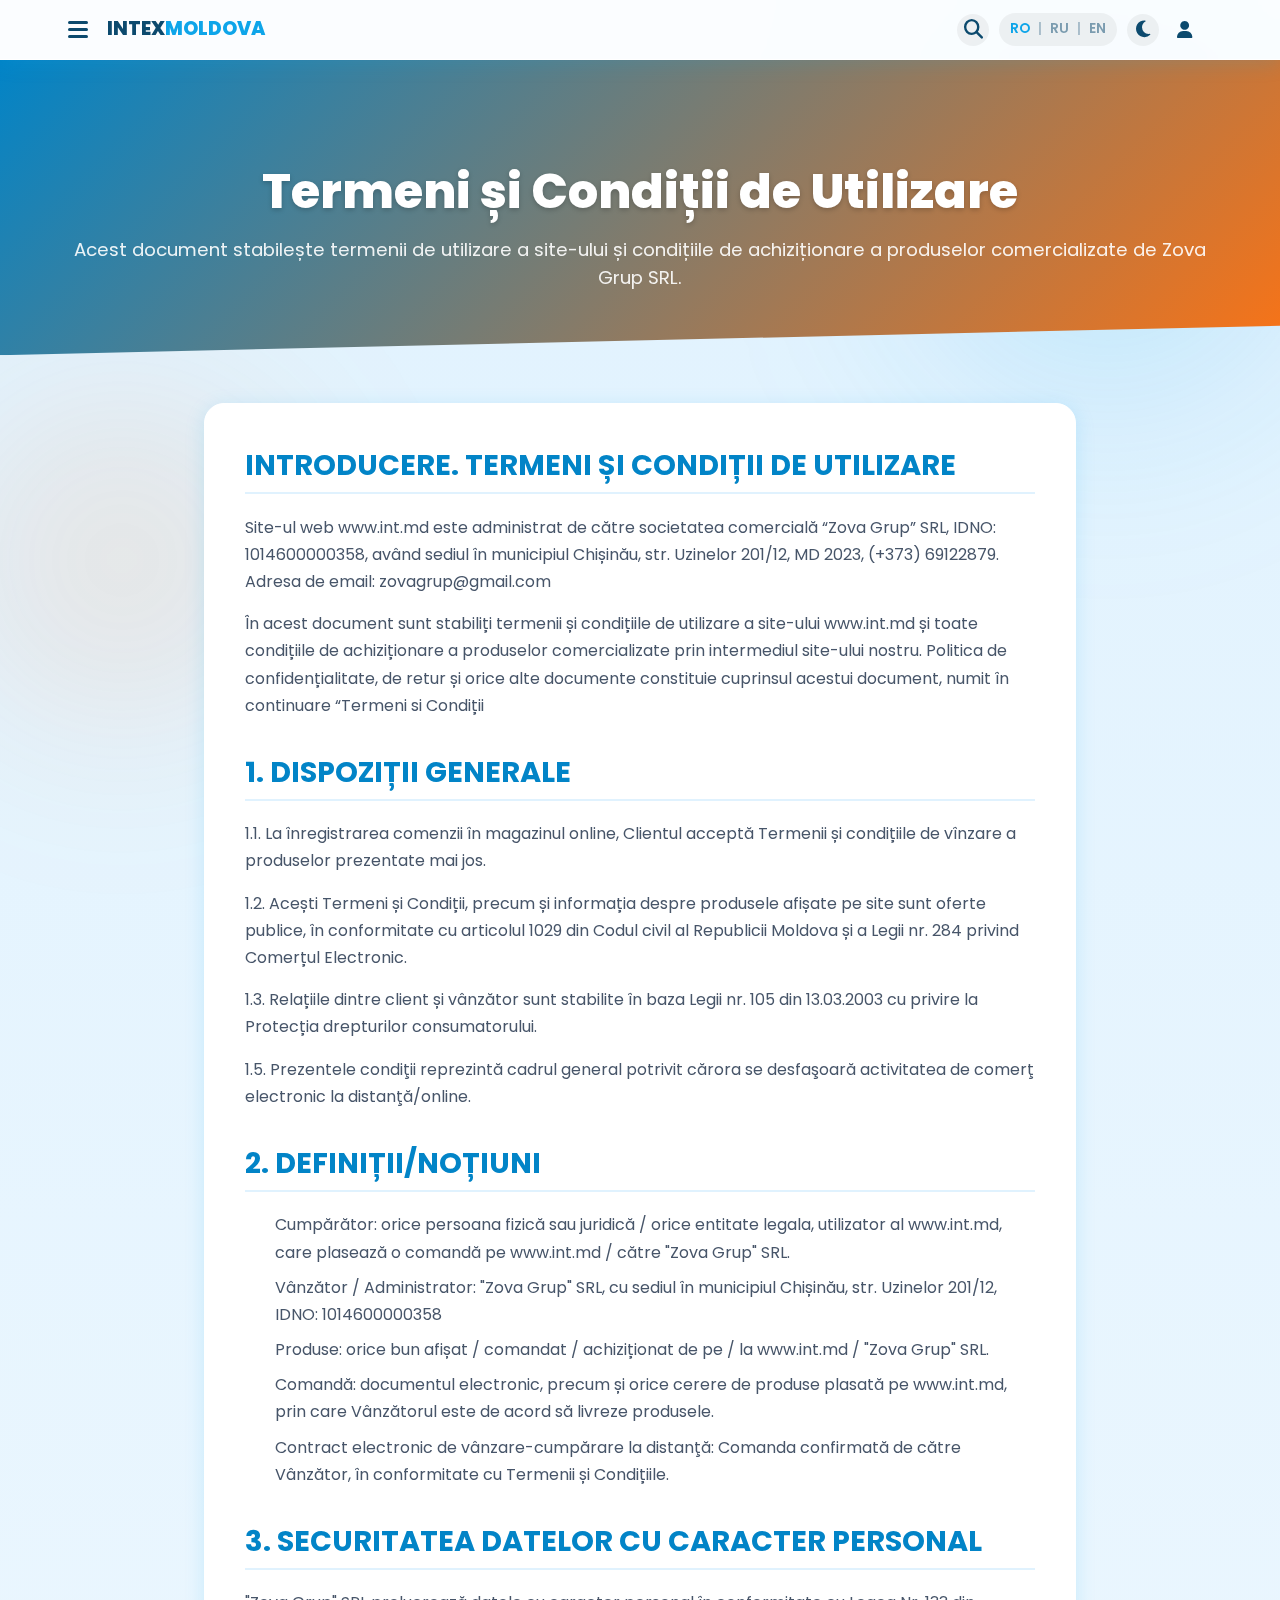
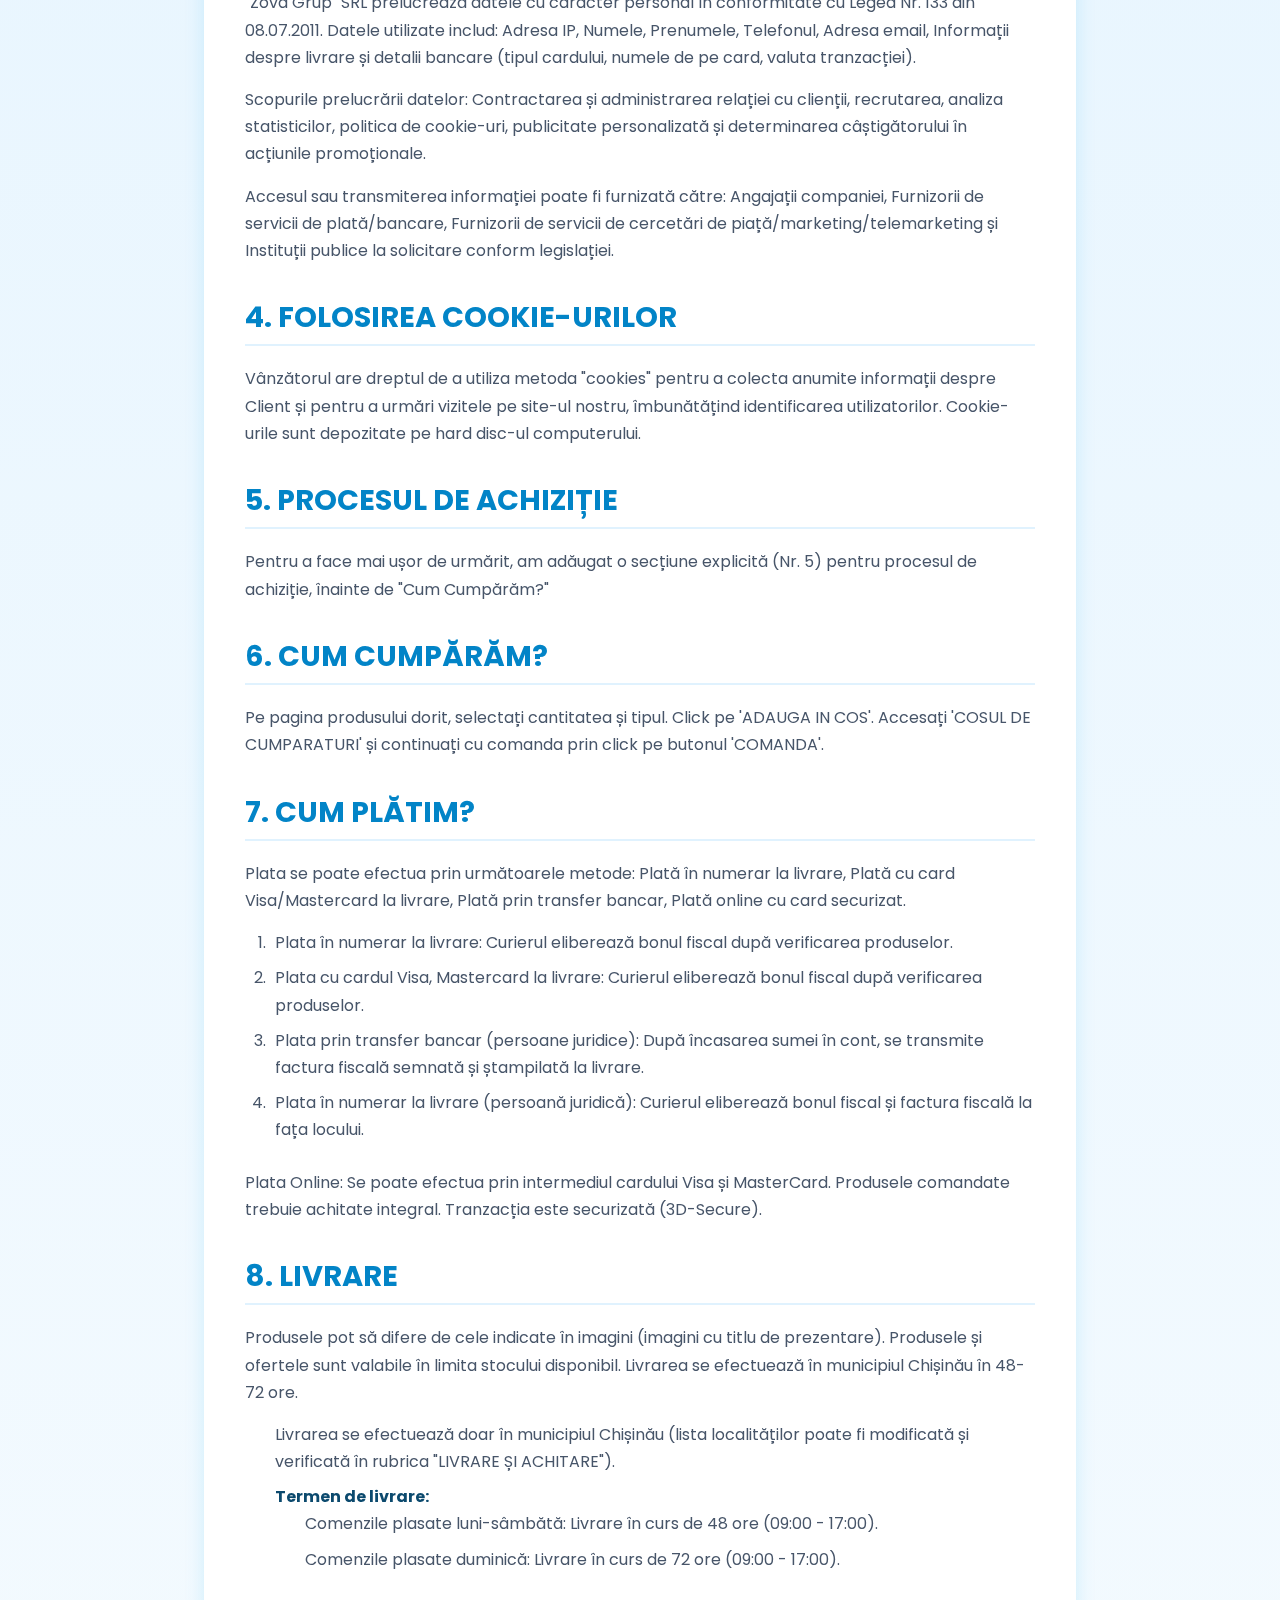
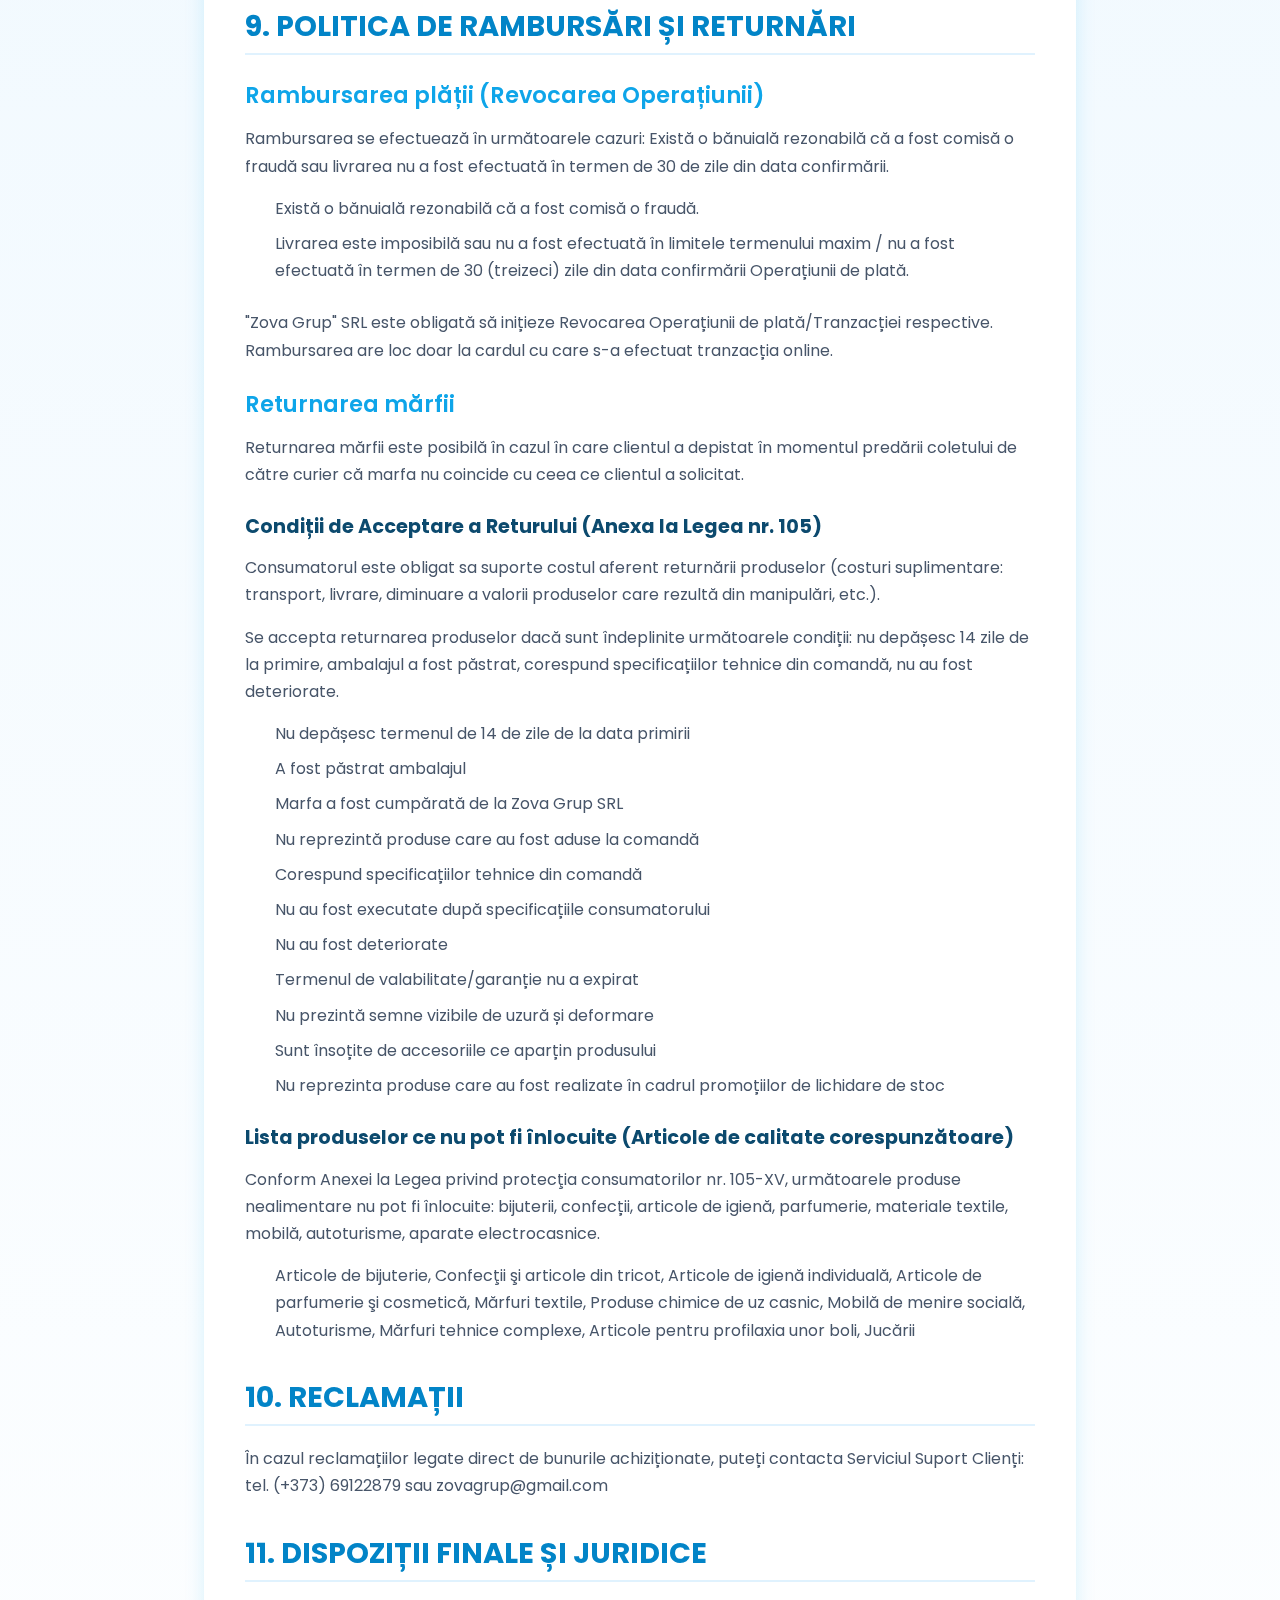
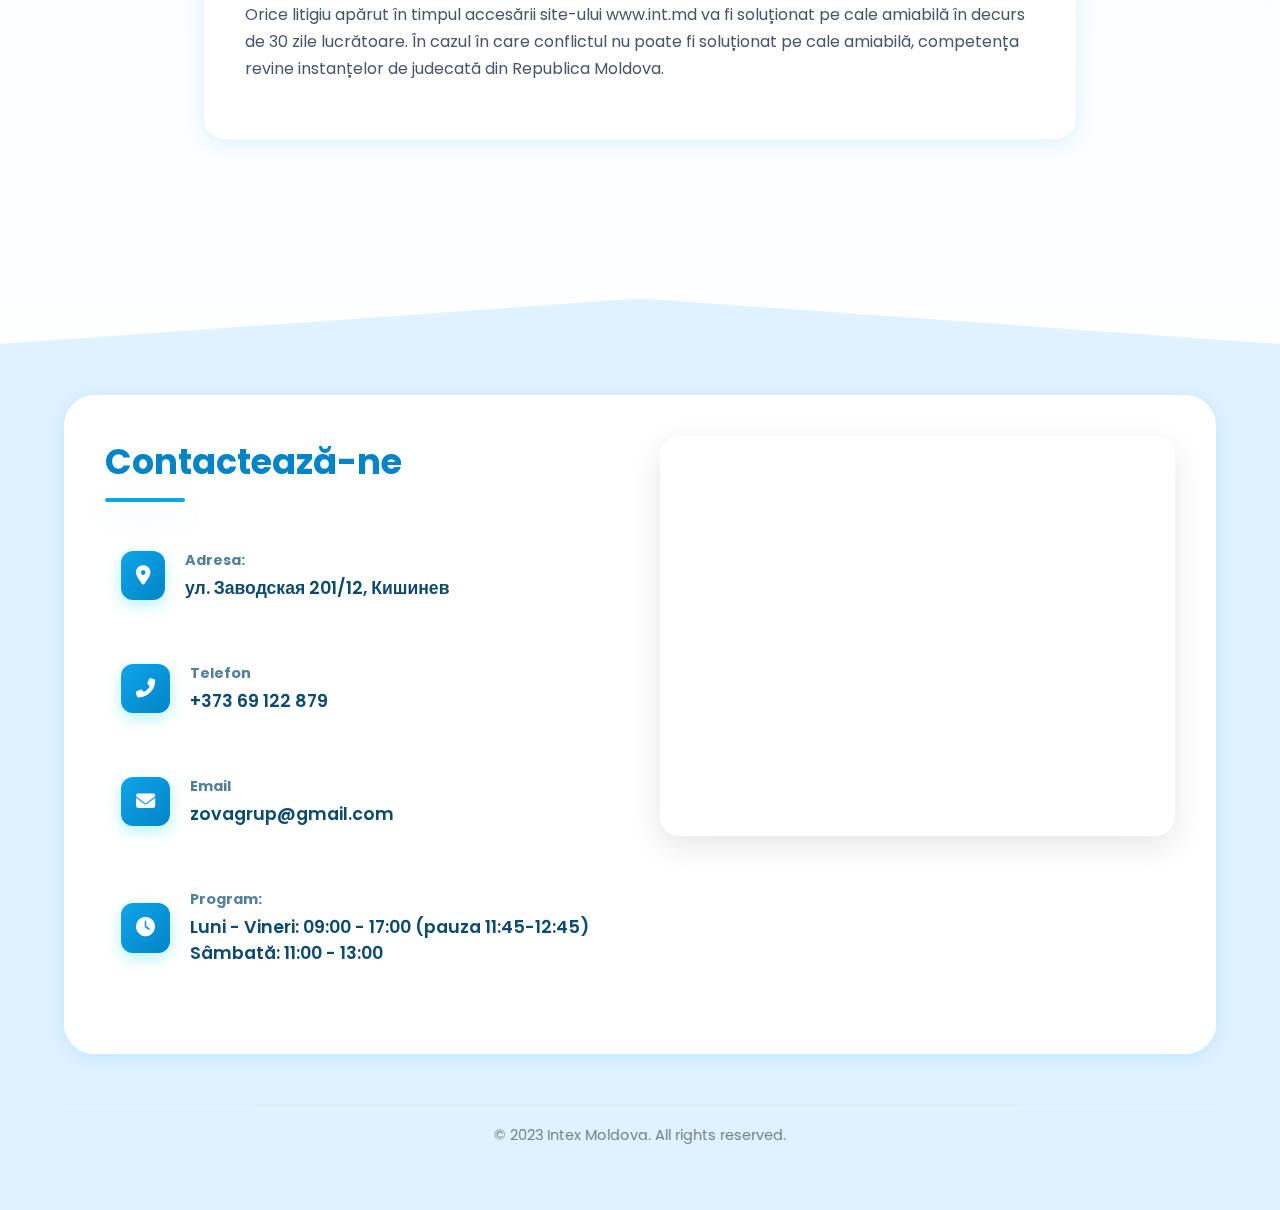
<file: pagini/returnare.html>
<!DOCTYPE html>
<html lang="ro">
<head>
    <meta charset="UTF-8">
    <meta name="viewport" content="width=device-width, initial-scale=1.0">
    <title data-i18n="return_page_title">Termeni și Condiții | INTEX Moldova</title>
    <link href="https://fonts.googleapis.com/css2?family=Poppins:wght@300;400;500;600;700;800&display=swap" rel="stylesheet">
    <link rel="stylesheet" href="https://cdnjs.cloudflare.com/ajax/libs/font-awesome/6.4.0/css/all.min.css">
    
    <link rel="stylesheet" href="../assets/main.css">
    <link rel="stylesheet" href="../assets/css/returnare.css">
    <link rel="stylesheet" href="../assets/css/notifications.css"> 
</head>
<body>

    <nav>
        <button class="hamburger-btn" id="hamburgerBtn">
            <span></span>
            <span></span>
            <span></span>
        </button>
        <div class="site-title">INTEX<span>MOLDOVA</span></div>
        
        <!-- Desktop horizontal nav -->
        <ul class="nav-menu">
            <li><a href="../index.html" data-i18n="menu_home">Acasă</a></li>
            <li><a href="../pagini/produse.html" data-i18n="menu_products">Produse</a></li>
            <li><a href="../index.html#despre" data-i18n="menu_about">Despre Noi</a></li>
            <li><a href="../pagini/FAQ.html" data-i18n="menu_faq">FAQ</a></li>
            <li><a href="#" class="active" data-i18n="menu_policy">Politica de Retur</a></li>
            <li><a href="../index.html#contact" data-i18n="menu_contact">Contacte</a></li>
        </ul>

        <!-- Mobile menu (overlay) -->
        <ul class="nav-menu mobile">
            <li class="menu-title">Meniu <button class="close-mobile" aria-label="Închide">&times;</button></li>
            <li><a href="../index.html" data-i18n="menu_home">Acasă</a></li>
            <li><a href="../pagini/produse.html" data-i18n="menu_products">Produse</a></li>
            <li><a href="../index.html#despre" data-i18n="menu_about">Despre Noi</a></li>
            <li><a href="../pagini/FAQ.html" data-i18n="menu_faq">FAQ</a></li>
            <li><a href="#" class="active" data-i18n="menu_policy">Politica de Retur</a></li>
            <li><a href="../index.html#contact" data-i18n="menu_contact">Contacte</a></li>
        </ul>

        <div class="nav-controls">
            <button class="search-btn" id="searchBtn" title="Căutare">
                <i class="fas fa-search"></i>
            </button>
            
            <div class="lang-switch">
                <span class="lang-opt active" onclick="setLanguage('ro')">RO</span>
                <span style="opacity: 0.3">|</span>
                <span class="lang-opt" onclick="setLanguage('ru')">RU</span>
                <span style="opacity: 0.3">|</span>
                <span class="lang-opt" onclick="setLanguage('en')">EN</span>
            </div>

            <div class="theme-toggle" id="themeBtn">
                <i class="fas fa-moon"></i>
            </div>

            <button class="login-btn" id="loginBtn" title="Contul Meu" onclick="openLoginModal()">
                <i class="fas fa-user"></i>
            </button>
        </div>
    </nav>

    <header class="page-header policy-header">
        <div class="header-content">
            <h1 data-i18n="terms_title">Termeni și Condiții de Utilizare</h1>
            <p data-i18n="terms_subtitle">Acest document stabilește termenii de utilizare a site-ului și condițiile de achiziționare a produselor comercializate de Zova Grup SRL.</p>
        </div>
    </header>

    <section class="policy-section">
        <div class="policy-container">
            
            <h2 data-i18n="terms_intro_title">INTRODUCERE. TERMENI ȘI CONDIȚII DE UTILIZARE</h2>
            <p data-i18n="terms_intro_p1">Site-ul web <strong>www.int.md</strong> este administrat de către societatea comercială <strong>“Zova Grup” SRL</strong>, IDNO: 1014600000358, având sediul în municipiul Chișinău, str. Uzinelor 201/12, MD 2023, (+373) 69122879. Adresa de email: zovagrup@gmail.com</p>
            <p data-i18n="terms_intro_p2">În acest document sunt stabiliți termenii și condițiile de utilizare a site-ului www.int.md și toate condițiile de achiziționare a produselor comercializate prin intermediul site-ului nostru. Politica de confidențialitate, de retur și orice alte documente constituie cuprinsul acestui document, numit în continuare <strong>“Termeni si Condiții”</strong>. Accesarea și/sau utilizarea site-ului www.int.md de către dumneavoastră constituie <strong>ACCEPTAREA</strong> prezentelor condiții și vă obligă la respectarea acestora.</p>
            
            <h2 data-i18n="terms_general_title">1. DISPOZIȚII GENERALE</h2>
            <p data-i18n="terms_general_p1">1.1. La înregistrarea comenzii în magazinul online, Clientul acceptă Termenii și condițiile de vînzare a produselor (în continuare – Termeni și condiții) prezentate mai jos.</p>
            <p data-i18n="terms_general_p2">1.2. Acești Termeni și Condiții, precum și informația despre produsele afișate pe site sunt oferte publice, în conformitate cu articolul 1029 din Codul civil al Republicii Moldova și a Legii nr. 284 privind Comerțul Electronic. Cumpărătorul le acceptă prin bifarea alineatului <strong>„Am luat cunoștință și sunt de acord cu termenii și condițiile de vînzare pe site-ul www.int.md și cu prelucrarea datelor cu caracter personal"</strong>. Toate Ofertele afișate pe acest site sunt valabile în limita stocului existent. Toate prețurile expuse sunt prezentate cu TVA inclus, informațiile despre articole și prețuri sunt prezentate sub rezerva erorilor de tipar.</p>
            <p data-i18n="terms_general_p3">1.3. Relațiile dintre client și vînzător sunt stabilite în baza Legii nr. 105 din 13.03.2003 cu privire la Protecția drepturilor consumatorului și a altor acte normative adoptate în conformitate cu aceasta.</p>
            <p data-i18n="terms_general_p4">1.5. Prezentele condiţii reprezintă cadrul general potrivit cărora se desfaşoară activitatea de comerţ electronic la distanţă/online, cuprinse într-un sistem de vânzare organizat de "Zova Grup" SRL.</p>

            <h2 data-i18n="terms_definitions_title">2. DEFINIȚII/NOȚIUNI</h2>
            <ul>
                <li data-i18n="definitions_buyer"><strong>Cumpărător:</strong> orice persoana fizică sau juridică / orice entitate legala, utilizator al www.int.md, care plasează o comandă pe www.int.md / către "Zova Grup" SRL.</li>
                <li data-i18n="definitions_seller"><strong>Vânzător / Administrator:</strong> "Zova Grup" SRL, cu sediul în municipiul Chișinău, str. Uzinelor 201/12, IDNO: 1014600000358</li>
                <li data-i18n="definitions_products"><strong>Produse:</strong> orice bun afișat / comandat / achiziționat de pe / la www.int.md / "Zova Grup" SRL.</li>
                <li data-i18n="definitions_order"><strong>Comandă:</strong> documentul electronic, precum și orice cerere de produse plasată pe www.int.md, prin care Vânzătorul este de acord să livreze produsele, iar Cumpărătorul este de acord să le primească și să efectueze plata acestora.</li>
                <li data-i18n="definitions_contract"><strong>Contract electronic de vânzare-cumpărare la distanţă:</strong> Comanda confirmată de către Vânzător, în conformitate cu Termenii și Condițiile.</li>
            </ul>

            <h2 data-i18n="terms_data_title">3. SECURITATEA DATELOR CU CARACTER PERSONAL</h2>
            <p data-i18n="terms_data_p1">“Zova Grup” SRL prelucrează datele cu caracter personal în conformitate cu Legea Nr. 133 din 08.07.2011. Datele utilizate includ: Adresa IP, Numele, Prenumele, Telefonul, Adresa email, Informații despre livrare și detalii bancare (tipul cardului, numele de pe card, valuta tranzacției).</p>
            <p data-i18n="terms_data_p2"><strong>Scopurile prelucrării datelor:</strong> Contractarea și administrarea relației cu clienții, recrutarea, analiza statisticilor, politica de cookie-uri, publicitate personalizată și determinarea câștigătorului în acțiunile promoționale.</p>
            <p data-i18n="terms_data_p3"><strong>Accesul sau transmiterea informației</strong> poate fi furnizată către: Angajații companiei, Furnizorii de servicii de plată/bancare, Furnizorii de servicii de cercetări de piață/marketing/telemarketing și Instituții publice la solicitare conform legislației.</p>

            <h2 data-i18n="terms_cookies_title">4. FOLOSIREA COOKIE-URILOR</h2>
            <p data-i18n="terms_cookies_p1">4.1. Vânzătorul are dreptul de a utiliza metoda „cookies” pentru a colecta anumite informații despre Client și pentru a urmări vizitele pe site-ul nostru, îmbunătățind identificarea utilizatorilor. Cookie-urile sunt depozitate pe hard disc-ul computerului. Dacă nu le eliminați, serverul va fi anunțat de fiecare vizită, permițând colectarea de informații statistice.</p>
            
            <h2 data-i18n="terms_purchase_process_title">5. PROCESUL DE ACHIZIȚIE</h2>
            <p data-i18n="terms_purchase_process_p1">Pentru a face mai ușor de urmărit, am adăugat o secțiune explicită (Nr. 5) pentru procesul de achiziție, înainte de "Cum Cumpărăm?"</p>
            
            <h2 data-i18n="terms_purchase_title">6. CUM CUMPĂRĂM?</h2>
            <p data-i18n="terms_purchase_p1">Pe pagina produsului dorit, selectați cantitatea și tipul. Click pe <strong>‘ADAUGA IN COS’</strong>. Accesați <strong>‘COSUL DE CUMPARATURI’</strong> și continuați cu comanda prin click pe butonul <strong>‘COMANDA’</strong>. Introduceți datele de contact, datele de livrare necesare (adresă, nume, prenume, telefon al Destinatarului) și selectați metoda de plată. Confirmați prin click pe <strong>‘CONTINUA’</strong>.</p>

            <h2 data-i18n="terms_payment_title">7. CUM PLĂTIM?</h2>
            <p data-i18n="terms_payment_p1">Plata se poate efectua prin următoarele metode:</p>
            <ol>
                <li data-i18n="payment_cash"><strong>Plata în numerar la livrare:</strong> Curierul eliberează bonul fiscal după verificarea produselor.</li>
                <li data-i18n="payment_card"><strong>Plata cu cardul Visa, Mastercard la livrare:</strong> Curierul eliberează bonul fiscal după verificarea produselor.</li>
                <li data-i18n="payment_bank"><strong>Plata prin transfer bancar (persoane juridice):</strong> După încasarea sumei în cont, se transmite factura fiscală semnată și ștampilată la livrare.</li>
                <li data-i18n="payment_cash_legal"><strong>Plata în numerar la livrare (persoană juridică):</strong> Curierul eliberează bonul fiscal și factura fiscală la fața locului.</li>
            </ol>
            <p data-i18n="payment_online"><strong>Plata Online:</strong> Se poate efectua prin intermediul cardului Visa și MasterCard. Produsele comandate trebuie achitate integral, în caz contrar livrarea nu se va efectua. Tranzacția este securizată (3D-Secure) și site-ul nu păstrează datele cardului.</p>

            <h2 data-i18n="terms_delivery_title">8. LIVRARE</h2>
            <p data-i18n="terms_delivery_p1">Produsele pot să difere de cele indicate în imagini (imagini cu titlu de prezentare). Produsele și ofertele sunt valabile în limita stocului disponibil. În cazul în care produsul achitat nu este disponibil se va concretiza telefonic înlocuirea acestuia cu alt produs.</p>
            <ul>
                <li data-i18n="delivery_locations">Livrarea se efectuează doar în <strong>municipiul Chișinău</strong> (lista localităților poate fi modificată și verificată în rubrica "LIVRARE ȘI ACHITARE").</li>
                <li><strong data-i18n="delivery_terms">Termen de livrare:</strong>
                    <ul>
                        <li data-i18n="delivery_weekdays">Comenzile plasate luni-sâmbătă: Livrare în curs de 48 ore (09:00 - 17:00).</li>
                        <li data-i18n="delivery_sunday">Comenzile plasate duminică: Livrare în curs de 72 ore (09:00 - 17:00).</li>
                    </ul>
                </li>
            </ul>

            <h2 data-i18n="terms_refund_title">9. POLITICA DE RAMBURSĂRI ȘI RETURNĂRI</h2>

            <h3 data-i18n="terms_refund_subtitle">Rambursarea plății (Revocarea Operațiunii)</h3>
            <p data-i18n="terms_refund_p1">Rambursarea se efectuează în următoarele cazuri:</p>
            <ul>
                <li data-i18n="refund_cases_fraud">Există o bănuială rezonabilă că a fost comisă o fraudă.</li>
                <li data-i18n="refund_cases_delivery">Livrarea este imposibilă sau nu a fost efectuată în limitele termenului maxim / nu a fost efectuată în termen de 30 (treizeci) zile din data confirmării Operațiunii de plată.</li>
            </ul>
            <p data-i18n="refund_obligation">"Zova Grup" SRL este obligată să inițieze Revocarea Operațiunii de plată/Tranzacției respective, cu excepția situațiilor în care a fost primit de la Cumpărător acordul expres în scris cu privire la prelungirea termenului de livrare. Rambursarea are loc doar la cardul cu care s-a efectuat tranzacția online.</p>

            <h3 data-i18n="terms_return_subtitle">Returnarea mărfii</h3>
            <p data-i18n="terms_return_p1">Returnarea mărfii este posibilă în cazul în care clientul a depistat în momentul predării coletului de către curier că marfa nu coincide cu ceea ce clientul a solicitat, doar în cazul în care **nu a preluat marfa**. În alte cazuri, conform legislației în vigoare, inclusiv a Legii nr. 105 din 13.03.2003 cu privire la Protecția consumatorului. Pentru întrebări legate de restituirea mărfii vă adresați la Serviciul Suport Clienți tel. (+373) 69122879.</p>
            
            <h4 data-i18n="terms_return_conditions">Condiții de Acceptare a Returului (Anexa la Legea nr. 105)</h4>
            <p data-i18n="terms_return_p2">Consumatorul este obligat sa suporte costul aferent returnării produselor (costuri suplimentare: transport, livrare, diminuare a valorii produselor care rezultă din manipulări, etc.).</p>
            <p data-i18n="terms_return_p3">Se accepta returnarea produselor dacă sunt îndeplinite următoarele condiții:</p>
            <ul>
                <li data-i18n="return_condition_1">Nu depășesc termenul de 14 de zile de la data primirii;</li>
                <li data-i18n="return_condition_2">A fost păstrat ambalajul;</li>
                <li data-i18n="return_condition_3">Marfa a fost cumpărată de la Zova Grup SRL;</li>
                <li data-i18n="return_condition_4">Nu reprezintă produse care au fost aduse la comandă;</li>
                <li data-i18n="return_condition_5">Corespund specificațiilor tehnice din comandă;</li>
                <li data-i18n="return_condition_6">Nu au fost executate după specificațiile consumatorului;</li>
                <li data-i18n="return_condition_7">Nu au fost deteriorate;</li>
                <li data-i18n="return_condition_8">Termenul de valabilitate/garanție nu a expirat;</li>
                <li data-i18n="return_condition_9">Nu prezintă semne vizibile de uzură și deformare;</li>
                <li data-i18n="return_condition_10">Sunt însoțite de accesoriile ce aparțin produsului;</li>
                <li data-i18n="return_condition_11">Nu reprezinta produse care au fost realizate în cadrul promoțiilor de lichidare de stoc.</li>
            </ul>

            <h4 data-i18n="terms_non_returnable">Lista produselor ce nu pot fi înlocuite (Articole de calitate corespunzătoare)</h4>
            <p data-i18n="terms_non_returnable_p1">Conform Anexei la Legea privind protecţia consumatorilor nr. 105-XV, următoarele produse nealimentare de calitate corespunzătoare **nu pot fi înlocuite** cu un produs similar:</p>
            <ul>
                <li data-i18n="non_returnable_items">Articole de bijuterie, Confecţii şi articole din tricot, Articole de igienă individuală, Articole de parfumerie şi cosmetică, Mărfuri textile, Produse chimice de uz casnic, Mobilă de menire socială, Autoturisme, Mărfuri tehnice complexe, Articole pentru profilaxia unor boli, Jucării.</li>
            </ul>

            <h2 data-i18n="terms_complaints_title">10. RECLAMAȚII</h2>
            <p data-i18n="terms_complaints_p1">În cazul reclamațiilor legate direct de bunurile achiziționate, puteți contacta Serviciul Suport Clienți: tel. (+373) 69122879. Adresa de email: zovagrup@gmail.com, pentru a găsi o soluție de remediere a situației. În caz contrar, puteți să vă adresați la Agenția pentru Protecția Consumatorilor și Supravegherea Pieței: mun. Chișinău, str. Vasile Alecsandri 78, MD-2012. Telefon: (022) 51-51-51, Linia fierbinte: 080028028, www.consumator.gov.md</p>

            <h2 data-i18n="terms_final_title">11. DISPOZIȚII FINALE ȘI JURIDICE</h2>
            <p data-i18n="terms_final_p1">Orice litigiu apărut în timpul accesării site-ului www.int.md (în timpul efectuării comenzii, achitării sau transportării produselor) va fi soluționat pe cale amiabilă în decurs de 30 zile lucrătoare din momentul înștiințării vânzătorului în formă scrisă. În cazul în care conflictul nu poate fi soluționat pe cale amiabilă, competența revine instanțelor de judecată din Republica Moldova. Fiind de acord cu acești termeni și condiții, clientul își asumă în totalitate aceste riscuri.</p>

        </div>
    </section>

    <section class="contact-section" id="contact">
        <div class="contact-container">
            <div class="contact-info">
                <h3 data-i18n="contact_title">Contactează-ne</h3>
                
                <div class="contact-item">
                    <i class="fas fa-map-marker-alt"></i>
                    <div>
                        <strong data-i18n="addr_label">Adresa:</strong>
                        <p>ул. Заводская 201/12, Кишинев</p>
                    </div>
                </div>

                <div class="contact-item">
                    <i class="fas fa-phone-alt"></i>
                    <div>
                        <strong data-i18n="phone_label">Telefon:</strong>
                        <p>+373 69 122 879</p>
                    </div>
                </div>

                <div class="contact-item">
                    <i class="fas fa-envelope"></i>
                    <div>
                        <strong data-i18n="email_label">Email:</strong>
                        <p>zovagrup@gmail.com</p>
                    </div>
                </div>

                <div class="contact-item">
                    <i class="fas fa-clock"></i>
                    <div>
                        <strong data-i18n="hours_label">Program:</strong>
                        <p data-i18n="hours_val">Luni - Vineri: 09:00 - 17:00 (pauza 11:45-12:45)<br>Sâmbătă: 11:00 - 13:00</p>
                    </div>
                </div>
            </div>

            <div class="map-container">
                <iframe 
                    src="https://www.google.com/maps/embed?pb=!1m17!1m12!1m3!1d2721.059431468007!2d28.909538!3d46.999806!2m3!1f0!2f0!3f0!3m2!1i1024!2i768!4f13.1!3m2!1m1!2zNDbCsDU5JzU5LjMiTiAyOMKwNTQnMzQuMyJF!5e0!3m2!1sro!2s!4v1767444291941!5m2!1sro!2s" 
                    width="100%" height="100%" style="border:0;" allowfullscreen="" loading="lazy" referrerpolicy="no-referrer-when-downgrade">
                </iframe>
            </div>
        </div>

        <div class="footer-bottom">
            © 2023 Intex Moldova. All rights reserved.
        </div>
    </section>
    
    <div id="search-overlay" class="search-overlay">
        <div class="search-content">
            <span class="close-btn" onclick="closeSearch()">×</span>
            <input type="text" id="search-input" data-i18n-placeholder="search_placeholder" placeholder="Căutați produse, accesorii, servicii...">
            <a href="#" class="btn-main" data-i18n="search_button" onclick="performSearch(event)">Căută</a>
        </div>
    </div>

    <!-- Login Modal -->
    <div id="login-modal" class="login-modal">
        <div class="login-content">
            <span class="close-btn" onclick="closeLoginModal()">&times;</span>
            
            <div class="login-tabs">
                <button class="tab-btn active" onclick="switchTab('login')">Autentificare</button>
                <button class="tab-btn" onclick="switchTab('register')">Înregistrare</button>
            </div>
            
            <div id="login-form" class="form-container active">
                <h3 data-i18n="login_title">Autentificare</h3>
                <form id="loginForm">
                    <div class="form-group">
                        <label for="login-email" data-i18n="email_label">Email</label>
                        <input type="email" id="login-email" required>
                    </div>
                    <div class="form-group">
                        <label for="login-password" data-i18n="password_label">Parolă</label>
                        <input type="password" id="login-password" required>
                    </div>
                    <button type="submit" class="btn-main" data-i18n="login_btn">Autentificare</button>
                </form>
                <div class="form-footer">
                    <a href="#" data-i18n="forgot_password">Ai uitat parola?</a>
                </div>
            </div>
            
            <div id="register-form" class="form-container">
                <h3 data-i18n="register_title">Înregistrare</h3>
                <form id="registerForm">
                    <div class="form-group">
                        <label for="register-name" data-i18n="name_label">Nume complet</label>
                        <input type="text" id="register-name" required>
                    </div>
                    <div class="form-group">
                        <label for="register-email" data-i18n="email_label">Email</label>
                        <input type="email" id="register-email" required>
                    </div>
                    <div class="form-group">
                        <label for="register-phone" data-i18n="phone_label">Telefon</label>
                        <input type="tel" id="register-phone">
                    </div>
                    <div class="form-group">
                        <label for="register-password" data-i18n="password_label">Parolă</label>
                        <input type="password" id="register-password" required>
                    </div>
                    <div class="form-group">
                        <label for="register-confirm-password" data-i18n="confirm_password">Confirmă parola</label>
                        <input type="password" id="register-confirm-password" required>
                    </div>
                    <button type="submit" class="btn-main" data-i18n="register_btn">Înregistrare</button>
                </form>
            </div>
        </div>
    </div>

    <script src="../assets/js/theme.js"></script>
    <script src="../assets/js/notifications.js"></script>
    <script src="../assets/js/auth.js"></script>
    <script src="../assets/main.js"></script>
    <script src="../assets/js/pagini.js"></script>
</body>
</html>
</file>
<file: assets/main.css>
:root {
    --bg-body: #f0f9ff;
    --bg-gradient: linear-gradient(180deg, #e0f2fe 0%, #ffffff 90%);
    --bg-nav: rgba(255, 255, 255, 0.85);
    --glass-border: 1px solid rgba(255, 255, 255, 0.9);
    --glass-shadow: 0 4px 20px rgba(14, 165, 233, 0.15);
    --card-bg: #ffffff;
    --card-border: 1px solid rgba(255, 255, 255, 1);
    --text-main: #0c4a6e;
    --text-muted: #475569;
    --primary: #0284c7;
    --accent: #0ea5e9;
    --action: #f97316;
    --footer-bg: #e0f2fe;
    --blob-1: rgba(14, 165, 233, 0.2);
    --blob-2: rgba(249, 115, 22, 0.15);
    --text-glow: none;
    --box-glow: 0 10px 30px rgba(14, 165, 233, 0.2);
}

body.dark-mode {
    --bg-body: #0b1120;
    --bg-gradient: linear-gradient(135deg, #0b1120 0%, #0f172a 100%);
    --bg-nav: rgba(11, 17, 32, 0.75);
    --glass-border: 1px solid rgba(255, 255, 255, 0.08);
    --glass-shadow: 0 10px 40px -10px rgba(0,0,0,0.8);
    --card-bg: rgba(30, 41, 59, 0.6);
    --card-border: 1px solid rgba(255, 255, 255, 0.05);
    --text-main: #f1f5f9;
    --text-muted: #94a3b8;
    --primary: #38bdf8;
    --accent: #0ea5e9;
    --action: #fb923c;
    --footer-bg: #020617;
    --blob-1: rgba(56, 189, 248, 0.15);
    --blob-2: rgba(251, 146, 60, 0.1);
    --text-glow: 0 0 20px rgba(56, 189, 248, 0.3);
    --box-glow: 0 0 15px rgba(14, 165, 233, 0.4);
}

html {
    scroll-behavior: smooth;
}

html, body {
    max-width: 100%;
    overflow-x: hidden;
}

* {
    max-width: 100%;
    box-sizing: border-box;
    margin: 0;
    padding: 0;
    transition: background-color 0.4s ease, color 0.3s ease, border-color 0.3s ease, box-shadow 0.3s ease, transform 0.3s ease;
    touch-action: manipulation;
}

button, a {
    -webkit-tap-highlight-color: transparent;
}

img, video, iframe {
    max-width: 100%;
    height: auto;
    display: block;
}

body {
    font-family: 'Poppins', sans-serif;
    background: var(--bg-gradient);
    background-color: var(--bg-body);
    color: var(--text-main);
    overflow-x: hidden;
    position: relative;
    min-height: 100vh;
    font-size: 16px;
    line-height: 1.5;
}

/* Safe typography for mobile */
h1, h2, h3, p {
    word-wrap: break-word;
    overflow-wrap: break-word;
    hyphens: auto;
}

/* Navbar base for small screens */
nav {
    width: 100%;
    padding: 8px 12px;
    height: 56px;
    box-sizing: border-box;
}

/* Touchable hamburger */
.hamburger-btn {
    width: 28px;
    height: 28px;
    padding: 4px;
    flex-shrink: 0;
    min-width: 0;
    box-sizing: border-box;
}

/* Controls sizing */
.search-btn,
.theme-toggle {
    width: 32px;
    height: 32px;
    font-size: 1rem;
    flex-shrink: 0;
    box-sizing: border-box;
}

.lang-switch {
    padding: 4px 8px;
    font-size: 0.75rem;
    box-sizing: border-box;
}

/* Mobile menu full width, no lateral leaks */
.nav-menu.mobile {
    width: 100vw;
    max-width: 100vw;
    left: 0;
    right: 0;
    box-sizing: border-box;
}

.nav-menu.mobile a {
    width: 100%;
    padding: 12px 16px;
    font-size: 1rem;
    box-sizing: border-box;
}

/* Search overlay safety */
.search-content {
    width: calc(100% - 24px);
    max-width: 100%;
    flex-wrap: nowrap;
    box-sizing: border-box;
}

#search-input {
    min-width: 0;
    width: 100%;
    box-sizing: border-box;
}

/* Section padding to avoid edge overflow */
section,
.hero,
.about-section,
.contact-section {
    padding-left: 16px;
    padding-right: 16px;
    box-sizing: border-box;
}

/* Flex/grid children safety */
.flex,
.grid {
    min-width: 0;
}

/* Responsive tweaks */
@media (max-width: 480px) {
    h1 {
        font-size: 1.8rem;
        line-height: 1.2;
    }
    h2 {
        font-size: 1.4rem;
    }
    p {
        font-size: 1rem;
    }
}

@media (max-width: 360px) {
    .nav-controls {
        gap: 8px;
    }
    .search-btn,
    .theme-toggle {
        width: 30px;
        height: 30px;
    }
    .lang-switch {
        padding: 3px 6px;
    }
}

@media (max-width: 320px) {
    body {
        font-size: 15px;
    }
    nav {
        padding: 6px 10px;
    }
    h1 {
        font-size: 1.6rem;
    }
}

/* At <=680px make contact layout single-column so the map stacks under contact info */
@media (max-width: 680px) {
    .contact-container {
        grid-template-columns: 1fr;
        gap: 18px;
        padding: 18px;
    }

    /* ensure contact info appears first and map after */
    .contact-info {
        order: 1;
        width: 100%;
    }

    .map-container {
        order: 2;
        width: 100%;
        height: 260px; /* reasonable mobile map height */
        margin: 0 auto;
    }

    .map-container iframe {
        width: 100%;
        height: 100%;
        display: block;
    }

    .contact-item i {
        margin-right: 10px;
    }
}

body::before {
    content: '';
    position: fixed;
    top: -10%;
    right: -10%;
    width: 600px;
    height: 600px;
    background: radial-gradient(circle, var(--blob-1) 0%, transparent 70%);
    filter: blur(80px);
    z-index: -1;
    pointer-events: none;
}

body::after {
    content: '';
    position: fixed;
    bottom: 10%;
    left: -10%;
    width: 500px;
    height: 500px;
    background: radial-gradient(circle, var(--blob-2) 0%, transparent 70%);
    filter: blur(100px);
    z-index: -1;
    pointer-events: none;
}

a {
    text-decoration: none;
    color: inherit;
}

ul {
    list-style: none;
}

nav {
    display: flex;
    align-items: center;
    justify-content: space-between; /* Împinge grupurile la extremități */
    width: 100%;
    max-width: none; /* allow nav to span full viewport width */
    margin: 0; /* remove centering that clipped available space */
    padding: 10px 24px; /* consistent horizontal padding */
    height: 60px; /* Controlează înălțimea navbar-ului */
    background: var(--bg-nav);
    backdrop-filter: blur(12px);
    -webkit-backdrop-filter: blur(12px);
    border-bottom: var(--glass-border);
    box-shadow: var(--glass-shadow);
    position: relative;
    top: 0;
    z-index: 1000;
}

/* Reordonare elemente navbar pentru a pune titlul după hamburger */
.hamburger-btn {
    order: -1; /* Hamburger în poziția cea mai din stânga */
}

.site-title {
    order: 0; /* Titlul după hamburger */
}

.nav-menu {
    order: 1; /* În centru */
}

/* Prevent long nav items from forcing width and overflowing their flex container */
.nav-menu {
    min-width: 0;
}

.nav-menu a {
    white-space: nowrap;
    overflow: hidden;
    text-overflow: ellipsis;
}

.nav-controls {
    order: 2; /* În dreapta */
}


.logo {
    font-size: 1.8rem;
    font-weight: 800;
    color: var(--text-main);
    letter-spacing: -1px;
    /* allow logo to shrink on small screens to avoid pushing nav controls */
    flex: 0 1 auto;
    max-width: 50%;
    overflow: hidden;
    text-overflow: ellipsis;
    white-space: nowrap;
}
.logo span {
    color: var(--accent);
}

/* site-title: vizibil și cu mărime normală */
.site-title {
    display: none; /* Rămâne ascuns implicit, îl activăm în @media */
    font-size: 1.5rem;
    font-weight: 800;
    color: var(--text-main);
    white-space: nowrap;
    flex-shrink: 0; /* Împiedică strivirea titlului */
}
.site-title span { color: var(--accent); }

.nav-menu {
    display: flex;
    gap: 30px;
    font-weight: 500;
    margin: 0 30px;
}

/* Make nav-menu flexible so it can shrink when logo is long */
.nav-menu {
    flex: 1 1 auto;
    min-width: 0; /* allow children to shrink properly */
}

/* Mobile menu styles */
.nav-menu.mobile {
    position: fixed;
    top: 80px;
    left: 0;
    width: 100%;
    height: calc(100vh - 80px);
    background: var(--bg-nav);
    backdrop-filter: blur(12px);
    flex-direction: column;
    justify-content: flex-start;
    align-items: center;
    padding-top: 10px; /* Redus și mai mult pentru aspect mai compact */
    gap: 15px; /* Redus pentru spațiere mai strânsă */
    /* push further off-screen to avoid a visible sliver */
    transform: translateX(-150%);
    opacity: 0;
    pointer-events: none;
    transition: transform 0.3s ease, opacity 0.25s ease;
    z-index: 999;
    box-shadow: none; /* remove shadow when hidden to avoid showing edges */
    border-left: none;
}

.nav-menu.mobile .menu-title {
    width: 100%;
    padding: 18px 20px;
    font-size: 1.05rem;
    font-weight: 700;
    color: var(--text-main);
    display: flex;
    justify-content: space-between;
    align-items: center;
    border-bottom: 1px solid rgba(125,125,125,0.06);
}
.nav-menu.mobile .menu-title .close-mobile {
    background: transparent;
    border: none;
    font-size: 1.5rem;
    line-height: 1;
    cursor: pointer;
    color: var(--text-muted);
}
.nav-menu.mobile li {
    width: 100%;
    text-align: center;
}
.nav-menu.mobile li a {
    display: block;
    width: 100%;
    padding: 12px 20px;
    color: var(--text-main);
    font-size: 1.05rem;
}

.nav-menu.mobile.active {
    transform: translateX(0);
    opacity: 1;
    pointer-events: auto;
    /* restore optional visual treatments when open */
    box-shadow: var(--glass-shadow);
    border-left: var(--card-border);
}

/* Stronger rules for debugging: ensure the mobile menu is visible and overlays content */
.nav-menu.mobile.active {
    transform: translateX(0) !important;
    display: flex !important;
    position: fixed !important;
    top: 0 !important;
    left: 0 !important;
    right: 0 !important;
    width: 100vw !important;
    height: 100vh !important;
    background: var(--bg-nav) !important;
    padding-top: 85px !important; /* Redus pentru aspect mai compact */
    z-index: 2000 !important;
    box-sizing: border-box !important;
}

/* Ensure fallback body.mobile-open also displays full overlay */
body.mobile-open .nav-menu {
    transform: translateX(0) !important;
    display: flex !important;
    position: fixed;
    top: 0;
    left: 0;
    width: 100% !important;
    height: 100vh !important;
    background: var(--bg-nav) !important;
    padding-top: 85px !important; /* Consistent cu override-ul de mai sus */
    z-index: 2000 !important;
}

/* Fallback: show any nav-menu when body has mobile-open (used when mobile specific selector wasn't found) */
body.mobile-open .nav-menu {
    transform: translateX(0);
    position: fixed;
    top: 80px;
    left: 0;
    width: 100%;
    height: calc(100vh - 80px);
    background: var(--bg-nav);
    z-index: 999;
    display: flex;
    flex-direction: column;
    padding-top: 5px; /* Consistent cu stilurile de bază */
    gap: 20px;
}

.nav-menu a {
    position: relative;
    font-size: 0.85rem;
}

.nav-menu a:hover {
    color: var(--accent);
    text-shadow: var(--text-glow);
}

.nav-menu a::after {
    content: '';
    position: absolute;
    width: 0;
    height: 3px;
    background: var(--accent);
    bottom: -5px;
    left: 0;
    border-radius: 2px;
    transition: 0.3s;
    box-shadow: var(--box-glow);
}
.nav-menu a:hover::after {
    width: 100%;
}

.nav-controls {
    display: flex;
    align-items: center;
    gap: 20px;
    flex-shrink: 0;
}

/* Ensure controls stay compact */
.nav-controls {
    flex: 0 0 auto;
}

/* Hamburger button for mobile */
.hamburger-btn {
    display: flex;
    flex-direction: column;
    justify-content: space-around;
    width: 30px;
    height: 30px;
    background: none;
    border: none;
    cursor: pointer;
    padding: 5px;
}

.hamburger-btn span {
    width: 100%;
    height: 3px;
    background: var(--text-main);
    border-radius: 2px;
    transition: 0.3s;
}

.hamburger-btn.active span:nth-child(1) {
    transform: rotate(45deg) translate(5px, 5px);
}

.hamburger-btn.active span:nth-child(2) {
    opacity: 0;
}

.hamburger-btn.active span:nth-child(3) {
    transform: rotate(-45deg) translate(7px, -6px);
}

/* STILIZARE BUTON CĂUTARE */
.search-btn {
    background: rgba(125, 125, 125, 0.1);
    width: 36px;
    height: 36px;
    display: flex;
    align-items: center;
    justify-content: center;
    font-size: 1.1rem;
    cursor: pointer;
    border: none;
    color: var(--text-main);
    border-radius: 50%;
    transition: 0.4s;
}
.search-btn:hover {
    transform: scale(1.1);
    color: var(--accent);
    box-shadow: 0 0 10px rgba(14, 165, 233, 0.5);
}
body.dark-mode .search-btn {
    background: rgba(255, 255, 255, 0.1);
    color: var(--text-main);
}
/* END MODIFICARE BUTON CĂUTARE */

.lang-switch {
    display: flex;
    gap: 8px;
    font-size: 0.85rem;
    font-weight: 600;
    background: rgba(125, 125, 125, 0.1);
    padding: 5px 10px;
    border-radius: 20px;
    cursor: pointer;
    border: 1px solid transparent;
}
body.dark-mode .lang-switch {
    border-color: rgba(255,255,255,0.1);
}

.lang-opt {
    opacity: 0.5;
    transition: 0.2s;
}

.lang-opt.active {
    opacity: 1;
    color: var(--accent);
}

.lang-opt:hover {
    opacity: 1;
}

.theme-toggle {
    cursor: pointer;
    width: 36px;
    height: 36px;
    border-radius: 50%;
    display: flex;
    align-items: center;
    justify-content: center;
    background: rgba(125, 125, 125, 0.1);
    transition: 0.4s;
}
body.dark-mode .theme-toggle {
    background: rgba(255,255,255,0.1);
    color: #fb923c;
}

.theme-toggle:hover {
    transform: rotate(15deg) scale(1.1);
    background: var(--accent);
    color: white;
}

.hero {
    height: 85vh;
    background: linear-gradient(135deg, rgba(10, 37, 64, 0.85), rgba(0, 195, 255, 0.5)), url('https://images.unsplash.com/photo-1576013551627-0cc20b96c2a7?ixlib=rb-4.0.3&auto=format&fit=crop&w=1920&q=80');
    background-size: cover;
    background-position: center;
    background-attachment: fixed;
    display: flex;
    align-items: center;
    justify-content: center;
    text-align: center;
    color: white;
    padding: 0 20px;
    position: relative;
    clip-path: polygon(0 0, 100% 0, 100% 85%, 50% 100%, 0 85%);
    margin-bottom: 2rem;
}

body.dark-mode .hero::before {
    content: '';
    position: absolute;
    top: 0; left: 0; width: 100%; height: 100%;
    background: rgba(0,0,0,0.3);
    z-index: 1;
}

.hero-content {
    max-width: 800px;
    animation: slideUp 1s ease-out;
    z-index: 2;
    text-shadow: 0 4px 15px rgba(0,0,0,0.3);
}

.hero h1 {
    font-size: 4rem;
    line-height: 1.1;
    margin-bottom: 1.5rem;
    font-weight: 800;
}

.hero p {
    font-size: 1.3rem;
    margin-bottom: 2.5rem;
    font-weight: 300;
    opacity: 0.95;
}

.btn-main {
    background: linear-gradient(45deg, var(--action), #ff4757);
    color: white;
    padding: 1rem 3.5rem;
    font-size: 1.1rem;
    border-radius: 50px;
    font-weight: 600;
    box-shadow: 0 10px 25px rgba(255, 107, 53, 0.4);
    display: inline-block;
    border: 2px solid transparent;
}

.btn-main:hover {
    transform: translateY(-5px);
    box-shadow: 0 15px 35px rgba(255, 107, 53, 0.7);
}

.about-section {
    padding: 6rem 10%;
    display: flex;
    flex-wrap: wrap;
    align-items: center;
    gap: 60px;
    scroll-margin-top: 80px;
}

.about-text {
    flex: 1;
    min-width: 300px;
}

.about-text h2 {
    font-size: 2.8rem;
    margin-bottom: 1.5rem;
    color: var(--primary);
    font-weight: 800;
    text-shadow: var(--text-glow);
}

.about-text h2::after, .contact-info h3::after {
    content: '';
    display: block;
    width: 80px;
    height: 4px;
    background: var(--accent);
    margin-top: 10px;
    border-radius: 2px;
    box-shadow: var(--box-glow);
}

.about-text p {
    font-size: 1.15rem;
    color: var(--text-muted);
    margin-bottom: 1.5rem;
    line-height: 1.8;
}

.social-links {
    margin-top: 2rem;
    display: flex;
    gap: 1.5rem;
    flex-wrap: wrap;
}

.social-link {
    display: inline-flex;
    align-items: center;
    gap: 0.5rem;
    padding: 0.75rem 1.25rem;
    background: var(--card-bg);
    border: var(--card-border);
    border-radius: 8px;
    color: var(--text-main);
    font-weight: 500;
    transition: all 0.3s ease;
    box-shadow: 0 2px 10px rgba(0, 0, 0, 0.1);
}

.social-link:hover {
    transform: translateY(-2px);
    box-shadow: 0 4px 20px rgba(0, 0, 0, 0.15);
    color: var(--primary);
}

.social-link i {
    font-size: 1.2rem;
}

.about-image {
    flex: 1;
    min-width: 300px;
    position: relative;
}

.about-image::before {
    content: '';
    position: absolute;
    top: 20px;
    left: 20px;
    width: 100%;
    height: 100%;
    border: 3px solid var(--accent);
    border-radius: 20px;
    z-index: -1;
    opacity: 0.5;
    transition: 0.3s;
}

body.dark-mode .about-image::before {
    box-shadow: 0 0 15px var(--accent);
    border-color: var(--accent);
}

.about-image img {
    width: 100%;
    border-radius: 20px;
    box-shadow: var(--glass-shadow);
    transition: 0.3s;
}

body.dark-mode .about-image img {
    filter: brightness(0.85) contrast(1.1);
}

.about-image:hover img {
    transform: scale(1.02);
    filter: brightness(1);
}

.contact-section {
    background-color: var(--footer-bg);
    padding: 6rem 5% 4rem;
    margin-top: 4rem;
    clip-path: polygon(0 5%, 50% 0, 100% 5%, 100% 100%, 0 100%);
}

.contact-container {
    max-width: 1200px;
    margin: 0 auto;
    display: grid;
    /* allow columns to shrink on small screens to avoid horizontal overflow */
    grid-template-columns: repeat(auto-fit, minmax(0, 1fr));
    gap: 40px;
    background: var(--card-bg);
    padding: 40px;
    border-radius: 30px;
    box-shadow: var(--glass-shadow);
    border: var(--card-border);
    backdrop-filter: blur(10px);
}

.contact-info h3 {
    font-size: 2.2rem;
    margin-bottom: 2rem;
    color: var(--primary);
    text-shadow: var(--text-glow);
}

.contact-item {
    display: flex;
    align-items: center;
    margin-bottom: 30px;
    padding: 15px;
    border-radius: 15px;
    transition: 0.3s;
    border: 1px solid transparent;
}

.contact-item:hover {
    background: rgba(0, 212, 255, 0.05);
    transform: translateX(10px);
    border-color: rgba(0, 212, 255, 0.2);
}

.contact-item i {
    color: white;
    font-size: 1.2rem;
    margin-right: 20px;
    background: linear-gradient(135deg, var(--accent), var(--primary));
    padding: 15px;
    border-radius: 12px;
    box-shadow: 0 5px 15px rgba(0, 212, 255, 0.3);
}

body.dark-mode .contact-item i {
    box-shadow: 0 0 20px rgba(0, 212, 255, 0.6);
}

.contact-item div strong {
    display: block;
    font-size: 0.9rem;
    opacity: 0.7;
    margin-bottom: 3px;
}

.contact-item p {
    font-weight: 600;
    font-size: 1.1rem;
}

.map-container {
    border-radius: 20px;
    overflow: hidden;
    box-shadow: 0 10px 30px rgba(0,0,0,0.1);
    height: 400px;
    border: 5px solid rgba(255,255,255,0.8);
}

body.dark-mode .map-container {
    border-color: rgba(255,255,255,0.1);
}

.footer-bottom {
    text-align: center;
    margin-top: 50px;
    color: var(--text-muted);
    font-size: 0.9rem;
    opacity: 0.7;
    border-top: 1px solid rgba(125,125,125,0.1);
    padding-top: 20px;
}

@keyframes slideUp {
    from { opacity: 0; transform: translateY(40px); }
    to { opacity: 1; transform: translateY(0); }
}

/* STILIZARE CĂUTARE OVERLAY (NOU) */
.search-overlay {
    height: 100%;
    width: 100%;
    position: fixed;
    z-index: 2000;
    top: 0;
    left: 0;
    background-color: rgba(240, 249, 255, 0.95);
    display: none;
    justify-content: center;
    align-items: flex-start;
    padding-top: 10vh;
    transition: background-color 0.4s;
}

.search-content {
    position: relative;
    width: 90%;
    max-width: 700px;
    padding: 20px;
    background: var(--card-bg);
    border-radius: 20px;
    box-shadow: var(--glass-shadow);
    display: flex;
    gap: 15px;
    border: var(--card-border);
    animation: fadeIn 0.3s ease-out;
}

#search-input {
    flex-grow: 1;
    padding: 1rem 1.5rem;
    font-size: 1.1rem;
    border: 2px solid var(--footer-bg);
    border-radius: 15px;
    outline: none;
    background-color: var(--footer-bg);
    color: var(--text-main);
    transition: border-color 0.3s;
}
#search-input {
    min-width: 0; /* allow shrinking inside flex */
    flex: 1 1 auto;
}
#search-input:focus {
    border-color: var(--accent);
    box-shadow: 0 0 0 2px rgba(6, 182, 212, 0.2);
    background-color: var(--card-bg);
}

.close-btn {
    position: absolute;
    top: -40px;
    right: 0;
    font-size: 40px;
    font-weight: 300;
    color: var(--text-main);
    cursor: pointer;
    transition: 0.2s;
}
.close-btn:hover {
    color: var(--action);
    transform: rotate(90deg);
}

/* Dark Mode Adjustments pentru Overlay */
body.dark-mode .search-overlay {
    background-color: rgba(11, 17, 32, 0.95);
}
body.dark-mode #search-input {
    background-color: rgba(30, 41, 59, 0.9);
    border-color: rgba(255, 255, 255, 0.1);
}

/* Mobile tuning: reduce sizes to prevent overflow and improve tap targets */
@media (max-width: 480px) {
    .contact-container {
        padding: 20px;
        gap: 20px;
    }

    .contact-item {
        padding: 10px;
    }

    .contact-item i {
        padding: 10px;
        margin-right: 12px;
        font-size: 1rem;
    }

    .contact-info h3 {
        font-size: 1.6rem;
        margin-bottom: 1rem;
    }

    .contact-item p {
        font-size: 1rem;
    }

    .map-container {
        height: 260px;
        border-width: 3px;
    }

    .search-content {
        width: calc(100% - 24px);
        max-width: calc(100% - 24px);
        padding: 12px;
    }

    .hero-content {
        max-width: 100%;
        padding: 0 16px;
    }

    nav {
        height: 52px;
        padding: 6px 10px;
    }

    .hamburger-btn {
        width: 28px;
        height: 28px;
        padding: 3px;
    }

    .search-btn,
    .theme-toggle {
        width: 30px;
        height: 30px;
        font-size: 0.95rem;
    }

    .close-btn {
        font-size: 32px;
        top: -32px;
    }
}

@media (max-width: 360px) {
    .contact-container {
        padding: 16px;
        gap: 12px;
    }

    .contact-item i {
        padding: 8px;
        margin-right: 10px;
        font-size: 0.95rem;
    }

    .map-container {
        height: 220px;
    }

    .contact-info h3 {
        font-size: 1.4rem;
    }
}

@media (max-width: 320px) {
    .contact-container {
        padding: 12px;
        gap: 10px;
    }

    .map-container {
        height: 200px;
    }

    .contact-info h3 {
        font-size: 1.2rem;
    }

    .contact-item p {
        font-size: 0.95rem;
    }

    .hero h1 {
        font-size: 1.4rem;
    }
}

/* EXTRA: tighter margins/paddings globally for small screens */
@media (max-width: 480px) {
    /* reduce section side padding */
    section,
    .hero,
    .about-section,
    .contact-section {
        padding-left: 12px;
        padding-right: 12px;
    }

    /* reduce global gaps and container paddings */
    .container,
    .contact-container,
    .hero-content {
        padding-left: 8px !important;
        padding-right: 8px !important;
    }

    /* tighten headings and meta spacing */
    h1, h2, h3 {
        margin-top: 0.25rem;
        margin-bottom: 0.5rem;
    }

    /* smaller common controls spacing */
    .nav-controls,
    .header-controls {
        gap: 6px !important;
    }

    /* reduce generic element paddings that commonly cause overflow */
    .card,
    .panel,
    .contact-item,
    .search-content {
        padding-left: 8px !important;
        padding-right: 8px !important;
    }
}

@media (max-width: 360px) {
    section,
    .hero,
    .about-section,
    .contact-section {
        padding-left: 8px;
        padding-right: 8px;
    }

    .contact-container,
    .hero-content {
        padding-left: 6px !important;
        padding-right: 6px !important;
    }

    .contact-item {
        padding: 8px !important;
    }

    .nav-controls,
    .header-controls {
        gap: 5px !important;
    }
}

@media (max-width: 320px) {
    section,
    .hero,
    .about-section,
    .contact-section {
        padding-left: 6px;
        padding-right: 6px;
    }

    .contact-container,
    .hero-content {
        padding-left: 4px !important;
        padding-right: 4px !important;
    }

    .contact-item {
        padding: 6px !important;
    }

    .map-container {
        height: 180px;
    }
}

/* Ensure search input and button stay on one line */
.search-content {
    flex-wrap: nowrap;
    align-items: center;
}
.search-content .search-btn {
    flex: 0 0 auto;
    width: 48px;
    height: 48px;
    border-radius: 12px;
    display: inline-flex;
    align-items: center;
    justify-content: center;
}

@media screen and (max-width: 480px) {
    .search-content {
        width: 95%;
        padding: 12px;
        gap: 10px;
    }
    #search-input {
        padding: 0.75rem 1rem;
        font-size: 1rem;
    }
    .search-content .search-btn {
        width: 44px;
        height: 44px;
    }
}

/* Animatie pentru overlay */
@keyframes fadeIn {
    from { opacity: 0; transform: translateY(-50px); }
    to { opacity: 1; transform: translateY(0); }
}

/* LOGIN MODAL */
.login-modal {
    display: none;
    position: fixed;
    top: 0;
    left: 0;
    width: 100%;
    height: 100%;
    background: rgba(0, 0, 0, 0.45);
    z-index: 1000;
    animation: fadeIn 0.3s ease;
}

.login-content {
    position: absolute;
    top: 50%;
    left: 50%;
    transform: translate(-50%, -50%);
    background: var(--card-bg);
    border-radius: 12px;
    padding: 1.25rem;
    width: 90%;
    max-width: 360px;
    max-height: 80vh;
    box-sizing: border-box;
    overflow-y: auto;
    -webkit-overflow-scrolling: touch;
    box-shadow: 0 10px 30px rgba(2,6,23,0.45), var(--box-glow);
    border: 1px solid rgba(255,255,255,0.04);
    backdrop-filter: blur(6px) saturate(120%);
    transition: transform 180ms ease, opacity 180ms ease;
}

.login-content .close-btn {
    position: absolute;
    top: 10px;
    right: 10px;
    width: 34px;
    height: 34px;
    display: flex;
    align-items: center;
    justify-content: center;
    background: transparent;
    border-radius: 50%;
    font-size: 20px;
    cursor: pointer;
    color: var(--text-muted);
    transition: background 140ms ease, color 140ms ease, transform 120ms ease;
}

.login-content .close-btn:hover {
    background: rgba(0,0,0,0.06);
    color: var(--text-main);
    transform: translateY(-1px);
}

.login-tabs {
    display: flex;
    margin-bottom: 2rem;
    border-bottom: 1px solid var(--card-border);
}

.tab-btn {
    flex: 1;
    padding: 0.75rem;
    background: none;
    border: none;
    font-weight: 600;
    color: var(--text-muted);
    cursor: pointer;
    transition: all 0.3s ease;
    border-bottom: 2px solid transparent;
}

.tab-btn.active {
    color: var(--text-main);
    background: linear-gradient(90deg, rgba(14,165,233,0.08), rgba(99,102,241,0.04));
    border-radius: 8px;
    box-shadow: inset 0 -2px 0 rgba(0,0,0,0.02);
    border-bottom-color: transparent;
}

.tab-btn:not(.active) { opacity: 0.85; }

.form-container {
    display: none;
}

.form-container.active {
    display: block;
}

.form-container h3 {
    text-align: center;
    margin-bottom: 1.5rem;
    color: var(--primary);
    font-weight: 700;
}

/* Style primary action inside modal */
.login-content .btn-main {
    display: inline-block;
    padding: 0.6rem 1rem;
    border-radius: 10px;
    border: none;
    background: linear-gradient(90deg, var(--primary), var(--accent));
    color: #fff;
    font-weight: 700;
    box-shadow: 0 8px 18px rgba(99,102,241,0.12);
    cursor: pointer;
    transition: transform 120ms ease, box-shadow 120ms ease, opacity 120ms ease;
}
.login-content .btn-main:hover { transform: translateY(-2px); }

/* custom scrollbar for modal */
.login-content::-webkit-scrollbar { width: 10px; }
.login-content::-webkit-scrollbar-thumb { background: rgba(0,0,0,0.12); border-radius: 10px; }
.login-content::-webkit-scrollbar-track { background: transparent; }

/* Order confirmation modal */
.order-confirmation {
    position: fixed;
    inset: 0;
    display: flex;
    align-items: center;
    justify-content: center;
    background: rgba(0,0,0,0.45);
    z-index: 3000;
}
.order-confirmation-card {
    width: 92%;
    max-width: 520px;
    background: var(--card-bg);
    border-radius: 14px;
    padding: 28px;
    box-shadow: 0 20px 60px rgba(2,6,23,0.45);
    text-align: center;
    position: relative;
}
.order-confirmation-card h2 { margin-top: 8px; margin-bottom: 10px; color: var(--text-main); }
.order-confirmation-card p { color: var(--text-muted); margin-bottom: 18px; }
.order-confirmation-card .order-confirm-icon {
    width: 72px; height: 72px; border-radius: 50%; display:inline-flex; align-items:center; justify-content:center; font-size:32px;
    background: linear-gradient(90deg, rgba(34,197,94,0.12), rgba(16,185,129,0.08)); color: #10b981; margin: 0 auto; box-shadow: 0 6px 18px rgba(16,185,129,0.08);
}
.order-confirmation-card .order-confirm-actions { display:flex; gap:12px; justify-content:center; margin-top:8px; }
.order-confirmation-card .btn-ghost { background: transparent; color: var(--text-main); border: 1px solid rgba(0,0,0,0.06); }
.order-confirmation-card .order-confirm-close { position:absolute; top:10px; right:10px; background:transparent; border:none; font-size:22px; cursor:pointer; color:var(--text-muted); }

.form-group {
    margin-bottom: 1.25rem;
}


.form-group label { font-size: 0.9rem; color: var(--text-muted); display:block; margin-bottom: 0.35rem; }
.form-group input {
    width: 100%;
    padding: 0.6rem 0.75rem;
    border-radius: 8px;
    border: 1px solid rgba(0,0,0,0.08);
    background: var(--card-bg);
    color: var(--text-main);
    box-shadow: inset 0 1px 0 rgba(255,255,255,0.02);
    font-size: 1rem;
    transition: border-color 120ms ease, box-shadow 120ms ease;
}
.form-group input:focus { outline: none; border-color: var(--primary); box-shadow: 0 4px 18px rgba(99,102,241,0.12); }

.form-group input:focus {
    outline: none;
    border-color: var(--primary);
    box-shadow: 0 0 0 2px rgba(14, 165, 233, 0.2);
}

.btn-main {
    width: 100%;
    padding: 0.875rem;
    background: var(--primary);
    color: white;
    border: none;
    border-radius: 6px;
    font-weight: 600;
    cursor: pointer;
    transition: all 0.3s ease;
    margin-top: 0.5rem;
}

.btn-main:hover {
    background: var(--accent);
    transform: translateY(-1px);
    box-shadow: 0 4px 12px rgba(14, 165, 233, 0.4);
}

.form-footer {
    text-align: center;
    margin-top: 1rem;
}

.form-footer a {
    color: var(--primary);
    text-decoration: none;
    font-size: 0.9rem;
}

.form-footer a:hover {
    text-decoration: underline;
}

/* Login button in nav */
.login-btn {
    background: none;
    border: 1px solid var(--card-border);
    color: var(--text-main);
    padding: 0.5rem;
    border-radius: 20px;
    cursor: pointer;
    transition: all 0.3s ease;
    margin-right: 1rem;
    display: flex;
    align-items: center;
    justify-content: center;
}

/* User menu dropdown */
.user-menu {
    width: 240px;
    background: var(--card-bg);
    border: 1px solid rgba(0,0,0,0.06);
    box-shadow: 0 10px 30px rgba(2,6,23,0.2);
    border-radius: 10px;
    overflow: hidden;
    z-index: 2000;
    font-size: 0.95rem;
}
.user-menu-arrow {
    position: absolute;
    width: 16px;
    height: 16px;
    background: var(--card-bg);
    transform: rotate(45deg);
    left: 24px;
    top: -8px;
    border-left: 1px solid rgba(0,0,0,0.04);
    border-top: 1px solid rgba(0,0,0,0.04);
}
.user-menu-body { padding: 12px; }
.user-menu-header { display:flex; gap:12px; align-items:center; }
.user-menu-avatar { width:48px; height:48px; border-radius:50%; object-fit:cover; border:1px solid rgba(0,0,0,0.06); }
.user-menu-info { overflow: hidden; }
.user-menu-name { font-weight:700; color:var(--text-main); white-space:nowrap; text-overflow:ellipsis; overflow:hidden; }
.user-menu-email { font-size:0.86rem; color:var(--text-muted); white-space:nowrap; text-overflow:ellipsis; overflow:hidden; }
.user-menu-actions { margin-top:12px; display:flex; gap:8px; justify-content:flex-end; }
.user-menu .btn-main { padding: 0.45rem 0.75rem; border-radius:8px; font-size:0.9rem; }

.login-btn:hover {
    background: var(--primary);
    color: white;
    transform: translateY(-1px);
}

.login-btn i {
    font-size: 1.1rem;
}

.login-btn img {
    width: 32px;
    height: 32px;
    border-radius: 50%;
    object-fit: cover;
    border: 2px solid var(--primary);
    transition: all 0.3s ease;
}

.login-btn:hover img {
    border-color: var(--accent);
    box-shadow: 0 0 8px rgba(14, 165, 233, 0.5);
}

/* =========================================
   RESPONSIVE FINAL & STRICT (MODIFICAT)
   ========================================= */

/* 1. PC / DESKTOP MARE (Ecrane peste 1281px)
   - Aici avem loc suficient pentru meniul desfășurat */
@media screen and (min-width: 1281px) {
    nav {
        justify-content: space-between !important;
    }

    /* On large screens we don't use the mobile hamburger button */
    .hamburger-btn {
        display: none !important;
    }

    /* Show site title and allow it to occupy normal header flow */
    .site-title {
        display: block !important;
        margin-right: 20px;
    }

    /* Apply these layout rules only to the non-mobile nav so the
       mobile overlay remains hidden until `.active` is applied */
    .nav-menu:not(.mobile) {
        position: static !important;
        transform: none !important;
        opacity: 1 !important;
        pointer-events: auto !important;
        flex-direction: row !important;
        width: auto !important;
        height: auto !important;
        background: transparent !important;
        margin: 0 !important; /* don't center the menu container - allow it to use flex space */
        gap: 2vw !important;
        flex: 1 1 auto !important; /* take available horizontal space */
        display: flex !important;
        justify-content: center !important; /* center menu items within the middle area */
        min-width: 0 !important; /* prevent overflow due to long items */
    }

    .nav-controls {
        margin-left: auto; /* push controls to the far right */
        flex-shrink: 0 !important;
        display: flex;
        align-items: center;
        gap: 12px;
    }

    /* Ascundem elementele specifice meniului mobil */
    .nav-menu.mobile .menu-title {
        display: none;
    }

    /* =========================================
       FIX PENTRU BUGUL nav-menu.mobile PE DESKTOP
       ========================================= */

    /* 1. Anulăm lățimea de 100% a butoanelor de pe mobil */
    .nav-menu.mobile li {
        width: auto !important;     /* Lăsăm elementul să aibă lățimea naturală */
        text-align: left !important;
        margin: 0 !important;
    }

    /* 2. Reparăm link-urile (să nu fie cât tot rândul) */
    .nav-menu.mobile li a {
        display: inline-block !important;
        width: auto !important;
        padding: 0 !important;      /* Scoatem padding-ul mare de mobil */
        font-size: 0.9rem !important; /* Ajustăm fontul pentru desktop */
    }

    /* 3. Ascundem titlul meniului mobil care ar putea apărea accidental */
    .nav-menu.mobile .menu-title {
        display: none !important;
    }
}

/* Show site title when hamburger is active on large screens */
/* On desktop the hamburger is hidden; keeping title display deterministic above. */

/* 2. LAPTOPURI MEDII SI TABLETE (Sub 1280px)
   - Activăm Hamburger-ul aici pentru a preveni suprapunerea */
@media screen and (max-width: 1280px) {
    .hamburger-btn {
        display: flex !important;
        z-index: 1100;
        /* Modificat: Scoatem auto pentru a lăsa titlul să vină lângă */
        margin-right: 15px;
        margin-left: 0;
    }

    /* Ascundem link-urile orizontale standard */
    .nav-menu:not(.mobile) {
        display: none !important;
    }

    /* Asigurăm că titlul este vizibil și împinge restul în dreapta */
    .site-title {
        display: block !important;
        font-size: 1.2rem;
        margin-right: auto; /* <--- AICI este secretul: titlul împinge controalele în dreapta */
    }

    nav {
        justify-content: flex-start; /* Aliniem totul la stânga inițial */
    }

    /* Pe ecrane foarte mici (telefoane), ascundem titlul text dacă e nevoie */
    @media screen and (max-width: 600px) {
        .site-title {
            display: none !important;
        }
        /* Pe mobil, hamburger-ul preia din nou funcția de a împinge controalele */
        .hamburger-btn {
            margin-right: auto;
        }
    }
}

/* =========================================
   FIX SUPRAPUNERE MENIU (Laptopuri / Ecrane Medii)
   ========================================= */

/* Între 1025px și 1280px: Micșorăm spațiile pentru laptopuri medii */
@media screen and (min-width: 1025px) and (max-width: 1280px) {

    /* 1. Micșorăm spațiul dintre link-uri */
    .nav-menu {
        gap: 15px !important;  /* Redus de la 30px */
        margin: 0 10px !important;
        font-size: 0.8rem;     /* Scris puțin mai mic */
    }

    /* 2. Micșorăm puțin logo-ul */
    .logo {
        font-size: 1.4rem;
        max-width: 200px;
    }

    /* 3. Apropiem butoanele de control (Search, Theme, Lang) */
    .nav-controls {
        gap: 10px !important;
    }

    /* 4. Asigurăm că butoanele nu sunt acoperite */
    .nav-controls {
        flex-shrink: 0; /* Nu permite strivirea butoanelor */
        z-index: 1002;  /* Le aduce deasupra dacă totuși se ating */
        background: transparent;
    }
}

.nav-menu a {
    font-size: 0.85rem;
}

/* Final overrides: ensure contact/map stack correctly on small screens (placed at file end to win cascade) */
@media (max-width: 680px) {
    .contact-container {
        display: grid !important;
        grid-template-columns: 1fr !important;
        grid-auto-rows: auto !important;
        gap: 18px !important;
        padding: 12px !important;
    }

    .contact-info {
        order: 1 !important;
        width: 100% !important;
    }

    .map-container {
        order: 2 !important;
        width: 100% !important;
        height: 260px !important;
        margin: 0 auto !important;
        border-radius: 12px !important;
        overflow: hidden !important;
    }

    .map-container iframe {
        width: 100% !important;
        height: 100% !important;
        display: block !important;
    }

    /* ensure children don't overflow */
    .contact-item,
    .contact-container > * {
        min-width: 0 !important;
    }
}

/* Strong override to ensure the mobile overlay covers the viewport
    but only when the menu is active or the body fallback is used. */
.nav-menu.mobile.active,
body.mobile-open .nav-menu {
    position: fixed !important;
    inset: 0 !important; /* top:0; right:0; bottom:0; left:0 */
    left: 0 !important;
    right: 0 !important;
    top: 0 !important;
    width: 100vw !important;
    max-width: 100vw !important;
    height: 100vh !important;
    margin: 0 !important;
    padding-top: 72px !important; /* push content below header */
    transform: none !important;
    opacity: 1 !important;
    pointer-events: auto !important;
    display: flex !important;
    flex-direction: column !important;
    align-items: center !important;
    justify-content: flex-start !important;
    background: var(--bg-nav) !important;
    z-index: 9999 !important;
    box-sizing: border-box !important;
}

/* Remove any accidental margins/padding that could visually indent the overlay */
.nav-menu.mobile li,
.nav-menu.mobile li a {
    margin: 0 !important;
    padding-left: 16px !important;
    padding-right: 16px !important;
    width: 100% !important;
    text-align: center !important;
}
</file>
<file: assets/css/notifications.css>
/* Notification System Styles */

:root {
    --notification-success: #10b981;
    --notification-error: #ef4444;
    --notification-info: #3b82f6;
    --notification-warning: #f59e0b;
}

/* Toast Notification Container */
.toast-container {
    position: fixed;
    top: 20px;
    right: 20px;
    z-index: 10000;
    display: flex;
    flex-direction: column;
    gap: 10px;
    max-width: 400px;
    pointer-events: none;
}

/* Individual Toast */
.toast {
    display: flex;
    align-items: flex-start;
    gap: 12px;
    padding: 16px;
    border-radius: 8px;
    background: white;
    box-shadow: 0 4px 12px rgba(0, 0, 0, 0.15);
    animation: slideInRight 0.3s ease-out;
    pointer-events: all;
    min-width: 300px;
    backdrop-filter: blur(10px);
    border-left: 4px solid;
}

.toast.success {
    border-left-color: var(--notification-success);
    background: linear-gradient(135deg, #f0fdf4 0%, #dcfce7 100%);
}

.toast.error {
    border-left-color: var(--notification-error);
    background: linear-gradient(135deg, #fef2f2 0%, #fee2e2 100%);
}

.toast.info {
    border-left-color: var(--notification-info);
    background: linear-gradient(135deg, #eff6ff 0%, #dbeafe 100%);
}

.toast.warning {
    border-left-color: var(--notification-warning);
    background: linear-gradient(135deg, #fffbeb 0%, #fef3c7 100%);
}

/* Toast Icon */
.toast-icon {
    font-size: 20px;
    min-width: 24px;
    display: flex;
    align-items: center;
    justify-content: center;
    flex-shrink: 0;
}

.toast.success .toast-icon {
    color: var(--notification-success);
}

.toast.error .toast-icon {
    color: var(--notification-error);
}

.toast.info .toast-icon {
    color: var(--notification-info);
}

.toast.warning .toast-icon {
    color: var(--notification-warning);
}

/* Toast Content */
.toast-content {
    flex: 1;
    display: flex;
    flex-direction: column;
    gap: 4px;
}

.toast-title {
    font-weight: 600;
    font-size: 0.95rem;
    color: var(--text-main);
}

.toast-message {
    font-size: 0.85rem;
    color: var(--text-secondary);
    line-height: 1.4;
}

/* Toast Close Button */
.toast-close {
    background: none;
    border: none;
    font-size: 20px;
    cursor: pointer;
    color: var(--text-secondary);
    padding: 0;
    display: flex;
    align-items: center;
    justify-content: center;
    min-width: 24px;
    transition: color 0.2s;
}

.toast-close:hover {
    color: var(--text-main);
}

/* Animations */
@keyframes slideInRight {
    from {
        transform: translateX(400px);
        opacity: 0;
    }
    to {
        transform: translateX(0);
        opacity: 1;
    }
}

@keyframes slideOutRight {
    from {
        transform: translateX(0);
        opacity: 1;
    }
    to {
        transform: translateX(400px);
        opacity: 0;
    }
}

.toast.removing {
    animation: slideOutRight 0.3s ease-in;
}

/* Dark Mode Support */
body.dark-mode .toast {
    background: #2a2a2a;
    box-shadow: 0 4px 12px rgba(0, 0, 0, 0.4);
}

body.dark-mode .toast.success {
    background: linear-gradient(135deg, #064e3b 0%, #047857 100%);
    border-left-color: #10b981;
}

body.dark-mode .toast.success .toast-title,
body.dark-mode .toast.success .toast-message {
    color: #d1fae5;
}

body.dark-mode .toast.error {
    background: linear-gradient(135deg, #7f1d1d 0%, #991b1b 100%);
    border-left-color: #ef4444;
}

body.dark-mode .toast.error .toast-title,
body.dark-mode .toast.error .toast-message {
    color: #fecaca;
}

body.dark-mode .toast.info {
    background: linear-gradient(135deg, #0c2340 0%, #1e40af 100%);
    border-left-color: #3b82f6;
}

body.dark-mode .toast.info .toast-title,
body.dark-mode .toast.info .toast-message {
    color: #bfdbfe;
}

body.dark-mode .toast.warning {
    background: linear-gradient(135deg, #78350f 0%, #92400e 100%);
    border-left-color: #f59e0b;
}

body.dark-mode .toast.warning .toast-title,
body.dark-mode .toast.warning .toast-message {
    color: #fde68a;
}

/* Mobile Responsive */
@media (max-width: 480px) {
    .toast-container {
        left: 10px;
        right: 10px;
        top: 10px;
        max-width: none;
    }

    .toast {
        min-width: auto;
    }

    @keyframes slideInRight {
        from {
            transform: translateY(-100px);
            opacity: 0;
        }
        to {
            transform: translateY(0);
            opacity: 1;
        }
    }

    @keyframes slideOutRight {
        from {
            transform: translateY(0);
            opacity: 1;
        }
        to {
            transform: translateY(-100px);
            opacity: 0;
        }
    }
}
</file>
<file: assets/css/checkout.css>
/* Checkout Page Styles */

.checkout-container {
    min-height: calc(100vh - 200px);
    padding: 40px 20px;
    background: var(--bg-main);
}

.checkout-wrapper {
    max-width: 1200px;
    margin: 0 auto;
}

.checkout-header {
    text-align: center;
    margin-bottom: 40px;
}

.checkout-header h1 {
    font-size: 2.5rem;
    color: var(--text-main);
    margin-bottom: 10px;
}

.checkout-header p {
    font-size: 1.1rem;
    color: var(--text-secondary);
}

.checkout-content {
    display: grid;
    grid-template-columns: 1fr 1fr;
    gap: 40px;
    align-items: start;
}

/* Order Summary */
.order-summary {
    background: var(--card-bg);
    border-radius: 12px;
    padding: 30px;
    position: sticky;
    top: 20px;
    box-shadow: 0 2px 10px rgba(0, 0, 0, 0.1);
}

.order-summary h2 {
    color: var(--text-main);
    font-size: 1.5rem;
    margin-bottom: 20px;
    padding-bottom: 15px;
    border-bottom: 2px solid var(--border-color, #eee);
}

.checkout-items {
    margin-bottom: 20px;
    max-height: 400px;
    overflow-y: auto;
}

.checkout-item {
    display: flex;
    justify-content: space-between;
    align-items: center;
    padding: 12px 0;
    border-bottom: 1px solid var(--border-color, #eee);
    font-size: 0.95rem;
}

.checkout-item:last-child {
    border-bottom: none;
}

.checkout-item-name {
    color: var(--text-main);
    flex: 1;
}

.checkout-item-qty {
    color: var(--text-secondary);
    margin: 0 10px;
    min-width: 30px;
    text-align: right;
}

.checkout-item-price {
    color: var(--primary);
    font-weight: 600;
    min-width: 80px;
    text-align: right;
}

.summary-row {
    display: flex;
    justify-content: space-between;
    align-items: center;
    padding: 10px 0;
    font-size: 1rem;
    color: var(--text-main);
}

.summary-row span:first-child {
    color: var(--text-secondary);
}

.summary-row.total {
    padding: 15px 0;
    margin-top: 15px;
    border-top: 2px solid var(--primary);
    font-size: 1.3rem;
    font-weight: 700;
    color: var(--primary);
}

/* Checkout Form */
.checkout-form {
    background: var(--card-bg);
    border-radius: 12px;
    padding: 30px;
    box-shadow: 0 2px 10px rgba(0, 0, 0, 0.1);
}

.form-section {
    margin-bottom: 30px;
}

.form-section:last-child {
    margin-bottom: 0;
}

.form-section h3 {
    color: var(--text-main);
    font-size: 1.2rem;
    margin-bottom: 15px;
    padding-bottom: 10px;
    border-bottom: 1px solid var(--border-color, #eee);
}

.form-group {
    margin-bottom: 15px;
}

.form-group label {
    display: block;
    margin-bottom: 8px;
    color: var(--text-main);
    font-weight: 500;
    font-size: 0.95rem;
}

.form-group input[type="text"],
.form-group input[type="email"],
.form-group input[type="tel"],
.form-group textarea {
    width: 100%;
    padding: 12px;
    border: 1px solid var(--border-color, #ddd);
    border-radius: 6px;
    background: var(--input-bg, #fff);
    color: var(--text-main);
    font-family: inherit;
    font-size: 1rem;
    transition: border-color 0.3s;
}

.form-group input:focus,
.form-group textarea:focus {
    outline: none;
    border-color: var(--primary);
    box-shadow: 0 0 0 3px rgba(var(--primary-rgb), 0.1);
}

body.dark-mode .form-group input[type="text"],
body.dark-mode .form-group input[type="email"],
body.dark-mode .form-group input[type="tel"],
body.dark-mode .form-group textarea {
    background: #2a2a2a;
    border-color: #444;
}

.radio-group {
    display: flex;
    flex-direction: row;
    gap: 12px;
}

.radio-label {
    display: flex;
    align-items: center;
    padding: 12px;
    border: 1px solid var(--border-color, #ddd);
    border-radius: 6px;
    cursor: pointer;
    transition: all 0.3s;
    background: var(--input-bg, #fff);
    flex: 1;
    justify-content: flex-start;
}

.radio-label:hover {
    background: var(--hover-bg, #f5f5f5);
    border-color: var(--primary);
}

.radio-label input[type="radio"] {
    margin-right: 12px;
    cursor: pointer;
}

.radio-label span {
    color: var(--text-main);
    font-size: 0.95rem;
}

body.dark-mode .radio-label {
    background: #2a2a2a;
    border-color: #444;
}

body.dark-mode .radio-label:hover {
    background: #333;
}

/* Form Actions */
.form-actions {
    display: flex;
    gap: 15px;
    margin-top: 30px;
    padding-top: 20px;
    border-top: 1px solid var(--border-color, #eee);
}

.btn-secondary {
    flex: 1;
    padding: 12px 24px;
    background: var(--secondary, #666);
    color: white;
    border: none;
    border-radius: 6px;
    font-size: 1rem;
    font-weight: 600;
    cursor: pointer;
    text-decoration: none;
    text-align: center;
    transition: all 0.3s;
}

.btn-secondary:hover {
    background: var(--secondary-dark, #555);
    transform: translateY(-2px);
}

.checkout-submit {
    flex: 2;
}

/* Responsive */
@media (max-width: 768px) {
    .checkout-content {
        grid-template-columns: 1fr;
        gap: 30px;
    }

    .order-summary {
        position: static;
    }

    .checkout-header h1 {
        font-size: 1.8rem;
    }

    .form-actions {
        flex-direction: column;
    }

    .btn-secondary,
    .checkout-submit {
        flex: 1;
    }

    .summary-row {
        font-size: 0.95rem;
    }

    .summary-row.total {
        font-size: 1.1rem;
    }
}

@media (max-width: 480px) {
    .checkout-container {
        padding: 20px 10px;
    }

    .checkout-form,
    .order-summary {
        padding: 20px;
    }

    .checkout-header h1 {
        font-size: 1.5rem;
    }

    .checkout-header p {
        font-size: 1rem;
    }

    .form-section h3 {
        font-size: 1.1rem;
    }

    .radio-group {
        gap: 10px;
        flex-direction: column;
    }

    .radio-label {
        padding: 10px;
    }

    .radio-label span {
        font-size: 0.9rem;
    }
}
</file>
<file: assets/css/returnare.css>
:root {
    --bg-body: #f0f9ff;
    --bg-gradient: linear-gradient(180deg, #e0f2fe 0%, #ffffff 90%);
    --bg-nav: rgba(255, 255, 255, 0.85);
    --glass-border: 1px solid rgba(255, 255, 255, 0.9);
    --glass-shadow: 0 4px 20px rgba(14, 165, 233, 0.15);
    --card-bg: #ffffff;
    --card-border: 1px solid rgba(255, 255, 255, 1);
    --text-main: #0c4a6e;
    --text-muted: #475569;
    --primary: #0284c7; 
    --accent: #0ea5e9; 
    --action: #f97316;  
    --footer-bg: #e0f2fe;
    --blob-1: rgba(14, 165, 233, 0.2);
    --blob-2: rgba(249, 115, 22, 0.15);
    --text-glow: none;
    --box-glow: 0 10px 30px rgba(14, 165, 233, 0.2);
}

body.dark-mode {
    --bg-body: #0b1120;
    --bg-gradient: linear-gradient(135deg, #0b1120 0%, #0f172a 100%);
    --bg-nav: rgba(11, 17, 32, 0.75);
    --glass-border: 1px solid rgba(255, 255, 255, 0.08);
    --glass-shadow: 0 10px 40px -10px rgba(0,0,0,0.8);
    --card-bg: rgba(30, 41, 59, 0.6);
    --card-border: 1px solid rgba(255, 255, 255, 0.05);
    --text-main: #f1f5f9;
    --text-muted: #94a3b8;
    --primary: #38bdf8;
    --accent: #0ea5e9;
    --action: #fb923c;
    --footer-bg: #020617;
    --blob-1: rgba(56, 189, 248, 0.15);
    --blob-2: rgba(251, 146, 60, 0.1);
    --text-glow: 0 0 20px rgba(56, 189, 248, 0.3);
    --box-glow: 0 0 15px rgba(14, 165, 233, 0.4);
}

html { 
    scroll-behavior: smooth; 
}

html, body {
    max-width: 100%;
    overflow-x: hidden;
}

* {
    max-width: 100%;
    box-sizing: border-box;
    margin: 0;
    padding: 0;
    transition: background-color 0.4s ease, color 0.3s ease, box-shadow 0.3s ease, transform 0.3s ease;
}

body {
    font-family: 'Poppins', sans-serif;
    background: var(--bg-gradient);
    background-color: var(--bg-body);
    color: var(--text-main);
    overflow-x: hidden;
    position: relative;
    min-height: 100vh;
    line-height: 1.6;
}

body { font-size: 16px; line-height: 1.5; }

h1,h2,h3,p { word-wrap: break-word; overflow-wrap: break-word; hyphens: auto; }

body::before, body::after {
    content: '';
    position: fixed;
    filter: blur(80px);
    z-index: -1;
    pointer-events: none;
    transition: background 0.4s ease;
}

body::before {
    top: -10%; right: -10%;
    width: 600px; height: 600px;
    background: radial-gradient(circle, var(--blob-1) 0%, transparent 70%);
}

body::after {
    bottom: 10%; left: -10%;
    width: 500px; height: 500px;
    background: radial-gradient(circle, var(--blob-2) 0%, transparent 70%);
}

a { 
    text-decoration: none; 
    color: inherit; 
}

ul { 
    list-style: none; 
}

section { 
    padding: 4rem 0; 
}

.container { 
    max-width: 1200px; 
    margin: 0 auto; 
    padding: 0 5%; 
}


.btn-main {
    background: linear-gradient(45deg, var(--action), #ff4757);
    color: white;
    padding: 1rem 3.5rem;
    font-size: 1.1rem;
    border-radius: 50px;
    font-weight: 600;
    box-shadow: 0 10px 25px rgba(255, 107, 53, 0.4);
    display: inline-flex;
    align-items: center;
    justify-content: center;
    text-align: center;
    border: 2px solid transparent;
    cursor: pointer; 
    transition: all 0.3s;
}

.btn-main:hover {
    box-shadow: 0 15px 35px rgba(255, 107, 53, 0.6);
    transform: translateY(-3px);
    border-color: white;
}

nav {
    display: flex;
    justify-content: space-between;
    align-items: center;
    padding: 0.5rem 5%;
    background: var(--bg-nav);
    backdrop-filter: blur(12px);
    -webkit-backdrop-filter: blur(12px);
    border-bottom: var(--glass-border);
    box-shadow: var(--glass-shadow);
    position: sticky;
    top: 0;
    z-index: 1000;
}

.logo {
    font-size: 1.8rem;
    font-weight: 800;
    color: var(--text-main);
    letter-spacing: -1px;
}

.logo span { color: var(--accent); }

.nav-menu {
    display: flex;
    gap: 15px;
    align-items: center;
    font-weight: 500;
    margin: 0 30px;
}

.nav-menu a { 
    position: relative; 
    font-size: 0.95rem; 
    color: var(--text-muted); 
    transition: 0.3s; 
}

.nav-menu a:hover, .nav-menu a.active { 
    color: var(--accent); 
    text-shadow: var(--text-glow); 
}

.nav-menu a::after {
    content: '';
    position: absolute; width: 0; height: 3px; background: var(--accent);
    bottom: -5px; left: 0; border-radius: 2px; transition: 0.3s;
    box-shadow: var(--box-glow);
}

.nav-menu a:hover::after, .nav-menu a.active::after { 
    width: 100%; 
}

.nav-controls { 
    display: flex; 
    align-items: center; 
    gap: 20px;
}

.search-btn, .theme-toggle, .cart-btn {
    background: rgba(125, 125, 125, 0.1); 
    width: 40px; 
    height: 40px;
    display: flex; 
    align-items: center; 
    justify-content: center;
    font-size: 1.2rem; 
    cursor: pointer; 
    border: none;
    color: var(--text-main); 
    border-radius: 50%; 
    transition: 0.4s;
}

.search-btn:hover { 
    transform: scale(1.1); 
    color: var(--accent); 
    box-shadow: 0 0 10px rgba(14, 165, 233, 0.5); 
}

.theme-toggle:hover { 
    transform: rotate(15deg) scale(1.1); 
    background: var(--accent); 
    color: white; 
    border-radius: 50%;
}

.cart-btn:hover { 
    transform: scale(1.1); 
    color: var(--action); 
    box-shadow: 0 0 10px rgba(249, 115, 22, 0.5); 
}

body.dark-mode .search-btn, body.dark-mode .theme-toggle, body.dark-mode .cart-btn {
    background: rgba(255, 255, 255, 0.1); 
    color: var(--text-main);
}

/* Mobile control sizing & safe media */
.hamburger-btn { width: 28px; height: 28px; padding: 4px; flex-shrink: 0; }
.search-btn, .theme-toggle, .cart-btn { width: 32px; height: 32px; }
img, video, iframe { max-width: 100%; height: auto; display: block; }

/* Contact grid adjustments */
.contact-container { grid-template-columns: repeat(auto-fit, minmax(0,1fr)); }
@media (max-width:680px) {
    .contact-container { grid-template-columns:1fr !important; gap:16px; padding:16px; }
    .contact-info { order:1; }
    .map-container { order:2; height:260px; }
    .map-container iframe { width:100%; height:100%; display:block; }
}

body.dark-mode .theme-toggle { 
    color: #fb923c; 
}

.lang-switch {
    display: flex; 
    gap: 8px; 
    font-size: 0.85rem; 
    font-weight: 600;
    background: rgba(125, 125, 125, 0.1); 
    padding: 5px 10px;
    border-radius: 20px; 
    cursor: pointer; 
    border: 1px solid transparent;
    color: var(--text-main);
}

body.dark-mode .lang-switch { 
    border-color: rgba(255,255,255,0.1); 
}

.lang-opt { 
    opacity: 0.5; 
    transition: 0.2s; 
}

.lang-opt.active { 
    opacity: 1; 
    color: var(--accent); 
}

.lang-opt:hover { 
    opacity: 1; 
}

.cart-count {
    position: absolute; 
    top: -5px; 
    right: -5px; 
    background: var(--action);
    color: white; 
    font-size: 0.7rem; 
    font-weight: 700; 
    width: 18px; 
    height: 18px;
    border-radius: 50%; 
    display: flex; 
    justify-content: center; 
    align-items: center;
}

.search-overlay, .cart-overlay {
    height: 100%; 
    width: 100%; 
    position: fixed; 
    z-index: 2000; 
    top: 0; 
    left: 0;
    background-color: rgba(240, 249, 255, 0.95); 
    display: none; 
    justify-content: center;
    align-items: flex-start;
    padding-top: 10vh; 
    transition: background-color 0.4s;
}

body.dark-mode .search-overlay, body.dark-mode .cart-overlay { 
    background-color: rgba(11, 17, 32, 0.95); 
}

.search-content, .cart-content {
    position: relative; 
    width: 90%; 
    max-width: 700px; 
    padding: 25px;
    background: var(--card-bg); 
    border-radius: 20px;
    box-shadow: var(--glass-shadow); 
    border: var(--card-border);
    animation: fadeIn 0.3s ease-out;
}
.search-content form { 
    display: flex; 
    flex-grow: 1; 
    gap: 15px; 
}

#search-input {
    flex-grow: 1; 
    padding: 1rem 1.5rem; 
    font-size: 1.1rem;
    border: 2px solid var(--footer-bg); 
    border-radius: 15px;
    outline: none; 
    background-color: var(--footer-bg);
    color: var(--text-main); 
    transition: border-color 0.3s;
}

#search-input:focus {
    border-color: var(--accent);
    box-shadow: 0 0 0 2px rgba(6, 182, 212, 0.2);
    background-color: var(--card-bg);
}
body.dark-mode #search-input { 
    background-color: rgba(30, 41, 59, 0.9);
    border-color: rgba(255, 255, 255, 0.1); 
}

.close-btn {
    position: absolute; 
    top: -40px; 
    right: 0;
    font-size: 40px; 
    font-weight: 300;
    color: var(--text-main); 
    cursor: pointer; 
    transition: 0.2s;
}

.close-btn:hover { 
    color: var(--action); 
    transform: rotate(90deg); 
}

.cart-content { 
    max-width: 500px; 
}

.cart-content h2 { 
    color: var(--primary); 
    margin-bottom: 10px; 
    text-align: center; 
}

.cart-items-container {
    max-height: 60vh; 
    overflow-y: auto; 
    padding: 10px 5px;
    border-top: 1px solid var(--footer-bg); 
    border-bottom: 1px solid var(--footer-bg);
    margin: 20px 0;
}

.cart-summary {
    display: flex; 
    justify-content: space-between; 
    align-items: center;
    font-size: 1.2rem; 
    padding: 10px 0; 
    margin-bottom: 20px;
}

.cart-item {
    display: flex; 
    justify-content: space-between; 
    align-items: center;
    padding: 12px 0; 
    border-bottom: 1px solid var(--footer-bg); 
    font-size: 0.95rem;
}

.cart-item:last-child { 
    border-bottom: none;
}

.cart-item strong { 
    font-weight: 600; 
}

.item-controls { 
    display: flex; 
    align-items: center;
    gap: 10px; 
}

.item-controls button {
    background: var(--footer-bg); 
    border: 1px solid var(--footer-bg);
    color: var(--text-main); 
    width: 25px; 
    height: 25px; 
    border-radius: 5px;
    cursor: pointer; 
    transition: 0.2s; 
    padding: 0; 
    font-size: 1rem; 
    font-weight: 700;
}

.item-controls button:hover { 
    background: var(--accent); 
    color: white; 
    border-color: var(--accent); 
}

.item-controls .remove-btn { 
    background: none;
    border: none; 
    color: var(--action); 
    font-size: 1.1rem; 
    padding: 0; 
}

.item-controls .remove-btn:hover { 
    transform: scale(1.1); 
    opacity: 0.8; 
}

.item-controls .item-price { 
    font-weight: 600; 
    color: var(--primary); 
    min-width: 100px; 
    text-align: right; 
}

body.dark-mode .item-controls button {
    background: rgba(255, 255, 255, 0.1); 
    border-color: rgba(255, 255, 255, 0.15); 
    color: var(--text-main);
}

body.dark-mode .item-controls button:hover { 
    background: var(--accent); 
    color: white; 
}

.checkout-btn { 
    width: 100%; 
    text-align: center; 
    margin-top: 10px; 
}

.page-header {
    background: linear-gradient(135deg, var(--primary) 0%, var(--accent) 100%);
    color: white;
    padding: 6rem 5% 4rem;
    text-align: center;
    clip-path: polygon(0 0, 100% 0, 100% 90%, 0 100%);
    margin-bottom: 2rem;
    box-shadow: 0 10px 20px rgba(0, 0, 0, 0.1);
}

body.dark-mode .page-header {
    background: linear-gradient(135deg, #0f172a 0%, var(--primary) 100%);
    box-shadow: 0 10px 30px rgba(56, 189, 248, 0.2);
}

.page-header h1 { 
    font-size: 3rem; 
    font-weight: 800; 
    margin-bottom: 0.5rem; 
    text-shadow: 0 2px 5px rgba(0, 0, 0, 0.2); 
}

.page-header p { 
    font-size: 1.15rem; 
    font-weight: 400; 
    opacity: 0.9; 
}

.hero-section {
    display: flex; 
    justify-content: center; 
    align-items: center;
    min-height: 90vh; 
    padding-top: 5rem;
}

.hero-content { 
    display: flex; 
    align-items: center; 
    gap: 50px; 
}

.hero-text { 
    flex: 1; 
    max-width: 600px; 
}

.hero-text h1 { 
    font-size: 3.5rem; 
    font-weight: 800; 
    line-height: 1.2; 
    margin-bottom: 1rem; 
    color: var(--text-main);
}

.hero-text h1 span { 
    color: var(--primary); 
}

.hero-text p { 
    font-size: 1.25rem; 
    color: var(--text-muted); 
    margin-bottom: 2rem; 
}

.hero-image { 
    flex: 1; 
    text-align: right; 
}

.hero-image img {
    max-width: 100%; 
    height: auto; 
    border-radius: 20px;
    box-shadow: var(--box-glow); 
    border: var(--card-border);
}

.features-section { 
    text-align: center; 
    background-color: transparent;
}

.features-section h2 { 
    font-size: 2.5rem; 
    margin-bottom: 3rem; 
    color: var(--text-main); 
}

.features-grid { 
    display: grid; 
    grid-template-columns: repeat(auto-fit, minmax(280px, 1fr)); 
    gap: 30px; 
}

.feature-card {
    background: var(--card-bg); 
    padding: 30px; 
    border-radius: 15px;
    box-shadow: var(--glass-shadow); 
    text-align: center;
    border: var(--card-border); 
    transition: 0.3s;
}

.feature-card:hover { 
    transform: translateY(-5px); 
    box-shadow: var(--box-glow); 
    border-color: var(--accent); 
}

.feature-card i { 
    font-size: 2.5rem; 
    color: var(--accent); 
    margin-bottom: 15px; 
}

.feature-card h3 { 
    font-size: 1.3rem;
    margin-bottom: 10px; 
    color: var(--text-main);
}

.feature-card p { 
    color: var(--text-muted); 
    font-size: 0.95rem; 
}

.about-section { 
    background-color: var(--footer-bg); 
    padding: 6rem 0; 
}

.about-content { 
    display: flex; 
    align-items: center; 
    gap: 50px; 
}

.about-text { 
    flex: 2; 
}

.about-text h2 { 
    font-size: 2.5rem; 
    margin-bottom: 1.5rem; 
    color: var(--text-main); 
}

.about-text p { 
    color: var(--text-muted); 
    margin-bottom: 1rem; 
    line-height: 1.8; 
}

.about-stats { 
    flex: 1; 
    display: grid; 
    grid-template-columns: 1fr 1fr; 
    gap: 20px; 
    text-align: center; 
}

.stat-item {
    background: var(--card-bg); padding: 20px; border-radius: 15px;
    box-shadow: var(--glass-shadow); border: var(--card-border);
}

.stat-item .number { 
    font-size: 2.5rem; 
    font-weight: 700; 
    color: var(--action); 
    line-height: 1; 
}

.stat-item .label { 
    font-size: 0.9rem; 
    color: var(--text-main); 
    margin-top: 5px; 
}

.highlight-section { 
    text-align: center; 
}

.highlight-section h2 { 
    font-size: 2.5rem; 
    margin-bottom: 1rem; 
    color: var(--text-main); 
}

.highlight-section p { 
    color: var(--text-muted); 
    margin-bottom: 3rem; 
}

.product-grid {
    display: grid;
    grid-template-columns: repeat(2, minmax(0, 1fr));
    gap: 24px;
}

@media (min-width: 680px) {
    .product-grid { grid-template-columns: repeat(3, minmax(0, 1fr)); gap: 30px; }
}

.product-card {
    background: var(--card-bg); 
    border-radius: 15px; 
    overflow: hidden;
    box-shadow: var(--glass-shadow); 
    border: var(--card-border);
    transition: transform 0.3s, box-shadow 0.3s; 
    text-align: left;
}

.product-card:hover { 
    transform: translateY(-5px); 
    box-shadow: var(--box-glow); 
    border-color: var(--accent); 
}

.product-card img { 
    width: 100%; 
    height: 250px; 
    object-fit: cover; 
    border-bottom: var(--card-border); 
}

.product-info { 
    padding: 20px; 
}

.product-info h3 { 
    font-size: 1.25rem; 
    margin-bottom: 5px; 
    color: var(--text-main); 
}

.product-info .price { 
    font-size: 1.4rem; 
    font-weight: 700; 
    color: var(--action); 
    margin-bottom: 15px; 
}

.product-info .price span { 
    font-size: 1rem; 
    font-weight: 500; 
    color: var(--text-muted); 
}

.products-section {
    display: flex;
    max-width: 1400px; 
    margin: 0 auto;
    padding: 2rem 5% 6rem; 
    gap: 30px;
}

.sidebar {
    flex: 0 0 250px; 
    padding: 20px; 
    background: var(--card-bg);
    border-radius: 15px; 
    height: fit-content; 
    position: sticky; 
    top: 100px;
    box-shadow: var(--glass-shadow); 
    border: var(--card-border);
}
.sidebar h3 {
    font-size: 1.4rem; 
    font-weight: 700; 
    color: var(--primary);
    margin-bottom: 15px; 
    display: flex; 
    align-items: center; 
    gap: 10px;
    border-bottom: 2px solid var(--footer-bg); 
    padding-bottom: 10px;
}

.filter-list li {
    padding: 10px 15px; 
    margin-bottom: 8px; 
    font-size: 1rem;
    font-weight: 500; 
    color: var(--text-main); 
    cursor: pointer;
    border-radius: 10px; 
    transition: 0.3s;
}

.filter-list li:hover { 
    background-color: var(--footer-bg); 
    color: var(--accent); 
    transform: translateX(5px); 
}

.filter-list li.active { 
    background: var(--accent); 
    color: white; 
    font-weight: 600; 
    box-shadow: 0 5px 15px rgba(14, 165, 233, 0.3);
}

body.dark-mode .filter-list li:hover { 
    background-color: rgba(30, 41, 59, 0.9); 
}

.product-content-wrapper { 
    flex-grow: 1; 
    display: flex; 
    flex-direction: column; 
}

.category-grid, .product-list-grid {
    display: grid;
    /* Default: 1 column on very small screens */
    grid-template-columns: repeat(1, minmax(0, 1fr));
    gap: 16px;
}

/* From 400px: 2 columns */
@media (min-width: 400px) {
    .category-grid, .product-list-grid { grid-template-columns: repeat(2, minmax(0, 1fr)); gap: 20px; }
}

/* From 680px and up: 3 columns */
@media (min-width: 680px) {
    .category-grid, .product-list-grid { grid-template-columns: repeat(3, minmax(0, 1fr)); gap: 24px; }
}

/* Large screens: maintain 3 columns with good spacing */
@media (min-width: 1024px) {
    .category-grid, .product-list-grid { gap: 28px; }
}

.category-card {
    background: var(--card-bg); 
    border-radius: 15px; 
    padding: 30px;
    box-shadow: var(--glass-shadow); 
    border: var(--card-border);
    transition: 0.3s; 
    display: flex; 
    flex-direction: column;
    align-items: center; 
    justify-content: center; 
    font-weight: 600;
    text-align: center;
}

.category-card:hover { 
    transform: translateY(-5px); 
    box-shadow: var(--box-glow); 
    border-color: var(--accent); 
}

.category-card .card-icon i { 
    font-size: 3rem; 
    color: var(--accent); 
    margin-bottom: 15px; 
}

.category-card h4 { 
    font-size: 1.2rem; 
    margin-bottom: 5px; 
    color: var(--text-main); 
}

.category-card p { 
    color: var(--action); 
    font-size: 0.9rem; 
    font-weight: 700; 
    opacity: 0.8; 
}

.btn-back {
    background: none; 
    border: none; 
    color: var(--primary);
    font-size: 1.1rem; 
    font-weight: 600; 
    cursor: pointer;
    margin-bottom: 25px; 
    padding: 10px 15px; 
    border-radius: 8px;
    transition: 0.3s; 
    display: flex; 
    align-items: center; 
    gap: 10px;
}

.btn-back:hover { 
    background: var(--footer-bg); 
    transform: translateX(-5px); 
}

body.dark-mode .btn-back:hover { 
    background: rgba(255, 255, 255, 0.05); 
}

.list-title {
    font-size: 2rem; 
    color: var(--accent); 
    margin-bottom: 30px;
    border-bottom: 3px solid var(--footer-bg); 
    padding-bottom: 10px;
}

body.dark-mode .list-title { 
    border-color: rgba(255, 255, 255, 0.1); 
}

.product-item {
    background: var(--card-bg);
    border-radius: 15px;
    padding: 14px;
    text-align: center; 
    box-shadow: 0 5px 15px rgba(0, 0, 0, 0.05);
    border: 1px solid var(--footer-bg); 
    transition: 0.3s;
    display: flex; 
    flex-direction: column; 
    justify-content: space-between;
}

.product-item:hover { 
    transform: translateY(-5px); 
    box-shadow: var(--box-glow); 
    border-color: var(--accent); 
}

.product-item .product-icon i {
    font-size: 2rem;
     color: var(--primary); 
     margin-bottom: 10px; 
}

.product-item .product-name {
    font-size: 1rem;
    font-weight: 600; 
    margin-bottom: 10px;
}

.product-item .product-price {
    font-size: 1.1rem;
    color: var(--action); 
    margin-bottom: 15px; 
}

/* Small screens: match category behavior and avoid horizontal scroll */
@media (max-width: 679px) {
    .category-grid, .product-list-grid { grid-template-columns: repeat(2, minmax(0,1fr)); gap: 12px; padding: 0 12px; box-sizing: border-box; }
    .product-item { padding: 12px; border-radius: 12px; min-width: 0; }
    .product-item .product-icon i { font-size: 1.8rem; }
    .product-item .product-name { font-size: 1rem; }
    .product-item .product-price { font-size: 0.95rem; }
    img { max-width: 100%; height: auto; display: block; }

    /* Stack layout on very small screens so sidebar doesn't cause horizontal overflow */
    .products-section { flex-direction: column; padding: 1rem 4%; gap: 18px; }
    .sidebar { flex: 0 0 auto; width: 100%; position: relative; top: auto; box-shadow: var(--glass-shadow); }
    .product-content-wrapper { width: 100%; }
    .product-grid, .category-grid { width: 100%; }
}

/* Single column for very small screens */
@media (max-width: 420px) {
    .category-grid, .product-list-grid, .product-grid { grid-template-columns: repeat(1, minmax(0,1fr)); gap: 12px; padding: 0 10px; }
    .products-section { padding: 1rem 3%; }
}

/* Truncate long product names to keep card height compact */
.product-item .product-name {
    /* Multiline truncation without relying solely on -webkit-line-clamp
       Use max-height + line-height as a more compatible fallback. */
    display: block;
    overflow: hidden;
    line-height: 1.2;
    max-height: calc(1.2em * 2); /* clamp to ~2 lines */
    text-overflow: ellipsis;
}

.product-item .btn-product-add { 
    width: 100%; 
    padding: 0.7rem; 
    font-size: 1rem; 
}

.faq-section { 
    max-width: 1000px; 
    margin: 0 auto; 
    padding: 0 5% 6rem; 

}
.faq-category-title {
    font-size: 2rem; 
    color: var(--accent); 
    margin: 4rem 0 2rem;
    font-weight: 700; 
    text-shadow: 0 0 5px rgba(14, 165, 233, 0.2);
    display: flex; 
    align-items: center;
    gap: 15px;
}

.faq-category-title i { 
    color: var(--primary); 
}

.accordion-item {
    margin-bottom: 15px; 
    border-radius: 12px; 
    background: var(--card-bg);
    border: var(--card-border); 
    box-shadow: var(--glass-shadow);
    overflow: hidden; 
    transition: box-shadow 0.3s;
}

.accordion-item.active { 
    box-shadow: var(--box-glow); 
    border-color: var(--accent); 
}

.accordion-header {
    width: 100%; 
    padding: 1.2rem 2rem; 
    font-size: 1.15rem; 
    font-weight: 600;
    text-align: left; 
    background: transparent; 
    color: var(--text-main);
    border: none; 
    cursor: pointer; 
    display: flex;
    justify-content: space-between; 
    align-items: center; 
    transition: 0.3s;
}

.accordion-header:hover { 
    color: var(--accent); 
}

.accordion-item.active .accordion-header { 
    color: var(--primary); 
}

.accordion-header::after {
    content: '+'; 
    font-size: 1.5rem; 
    transition: transform 0.3s;
    color: var(--accent); 
    font-weight: 400;
}

.accordion-item.active .accordion-header::after { 
    content: '—'; 
    transform: rotate(0deg);
     color: var(--primary); 
}

.accordion-content { 
    max-height: 0; 
    overflow: hidden; 
    transition: max-height 0.4s ease-in-out; 
    padding: 0 2rem; 
}

.accordion-content p { 
    padding-bottom: 1.5rem; 
    color: var(--text-muted); 
    font-size: 1rem; 
    line-height: 1.6; 
}

.need-help-card {
    text-align: center; 
    background: var(--footer-bg); 
    padding: 30px;
    border-radius: 20px; 
    margin-top: 5rem; 
    border: 2px solid var(--primary);
    box-shadow: 0 10px 30px rgba(14, 165, 233, 0.1);
}

body.dark-mode .need-help-card {
    background: rgba(30, 41, 59, 0.8); 
    border-color: var(--primary);
}

.need-help-card h3 { 
    font-size: 1.8rem; 
    color: var(--text-main); 
    margin-bottom: 10px; 
}

.need-help-card p { 
    color: var(--text-muted); 
    margin-bottom: 25px; 
    font-size: 1.05rem; 
}

.small-btn { 
    padding: 0.75rem 2.5rem !important; 
    font-size: 1rem !important; 
}

.policy-header {
    background: linear-gradient(135deg, var(--primary) 0%, var(--action) 100%); 
    padding: 6rem 5% 4rem; color: white; 
    text-align: center;
    box-shadow: 0 4px 15px rgba(0, 0, 0, 0.2);
    clip-path: polygon(0 0, 100% 0, 100% 90%, 0 100%); 
    margin-bottom: 3rem;
}

body.dark-mode .policy-header {
    background: linear-gradient(135deg, #0f172a 0%, var(--action) 100%);
}

.policy-section { 
    max-width: 1000px; 
    margin: 0 auto; 
    padding: 0 5% 6rem; 
}

.policy-container {
    background: var(--card-bg); 
    padding: 40px; border-radius: 20px;
    box-shadow: var(--glass-shadow); 
    border: var(--card-border);
}

.policy-container h2 {
    font-size: 1.8rem; 
    color: var(--primary); 
    margin-top: 2rem;
    margin-bottom: 1.2rem; 
    font-weight: 700;
    border-bottom: 2px solid var(--footer-bg); 
    padding-bottom: 5px;
}

.policy-container h2:first-of-type { 
    margin-top: 0; 
}

.policy-container h3 {
    font-size: 1.4rem; 
    color: var(--accent); 
    margin-top: 1.5rem;
    margin-bottom: 0.8rem; 
    font-weight: 600;
}

.policy-container h4 {
    font-size: 1.2rem; 
    color: var(--text-main); 
    margin-top: 1.5rem;
    margin-bottom: 0.8rem; 
    font-weight: 700;
}

.policy-container p, .policy-container li { 
    font-size: 1rem; 
    line-height: 1.7; 
    color: var(--text-muted); 
}

.policy-container p { 
    margin-bottom: 15px; 
}

.policy-container p strong, .policy-container li strong { 
    color: var(--text-main); 
}

.policy-container ul, .policy-container ol { 
    margin-left: 25px; 
    margin-bottom: 25px; 
    padding-left: 0; 
    list-style-position: outside; 
}

.policy-container li { 
    margin-bottom: 8px; 
    padding-left: 5px; 
}

.contact-section {
    background-color: var(--footer-bg);
    padding: 6rem 5% 4rem;
    margin-top: 4rem;
    clip-path: polygon(0 5%, 50% 0, 100% 5%, 100% 100%, 0 100%);
}

.contact-container {
    max-width: 1200px; 
    margin: 0 auto;
    display: grid; 
    grid-template-columns: repeat(auto-fit, minmax(350px, 1fr)); 
    gap: 40px;
    background: var(--card-bg); 
    padding: 40px; 
    border-radius: 30px;
    box-shadow: var(--glass-shadow); 
    border: var(--card-border);
    backdrop-filter: blur(10px);
}

.contact-info h3 {
    font-size: 2.2rem; 
    margin-bottom: 2rem; 
    color: var(--primary);
    text-shadow: var(--text-glow);
}

.contact-info h3::after {
    content: ''; 
    display: block; 
    width: 80px; 
    height: 4px;
    background: var(--accent); 
    margin-top: 10px; 
    border-radius: 2px;
    box-shadow: var(--box-glow);
}

.contact-item {
    display: flex; 
    align-items: center; 
    margin-bottom: 30px;
    padding: 15px; 
    border-radius: 15px; 
    transition: 0.3s;
    border: 1px solid transparent;
}

.contact-item:hover {
    background: rgba(0, 212, 255, 0.05); 
    transform: translateX(10px);
    border-color: rgba(0, 212, 255, 0.2);
}

.contact-item i {
    color: white; 
    font-size: 1.2rem; 
    margin-right: 20px;
    background: linear-gradient(135deg, var(--accent), var(--primary));
    padding: 15px; 
    border-radius: 12px;
    box-shadow: 0 5px 15px rgba(0, 212, 255, 0.3);
}

body.dark-mode .contact-item i { 
    box-shadow: 0 0 20px rgba(0, 212, 255, 0.6); 
}

.contact-item div strong { 
    display: block; 
    font-size: 0.9rem; 
    opacity: 0.7; 
    margin-bottom: 3px; 
    color: var(--text-main); 
}

.contact-item p { 
    font-weight: 600; 
    font-size: 1.1rem; 
    color: var(--text-main); 
}

.map-container {
    border-radius: 20px; 
    overflow: hidden; 
    box-shadow: 0 10px 30px rgba(0,0,0,0.1);
    height: 400px; 
    border: 5px solid rgba(255,255,255,0.8);
}

body.dark-mode .map-container { 
    border-color: rgba(255,255,255,0.1); 
}

.footer-bottom {
    text-align: center; 
    margin-top: 50px; 
    color: var(--text-muted);
    font-size: 0.9rem; 
    opacity: 0.7; 
    border-top: 1px solid rgba(125,125,125,0.1);
    padding-top: 20px;
}

@media (max-width: 1024px) {
    .hero-text h1 { 
        font-size: 3rem; 
    }

    .hero-text p { 
        font-size: 1.1rem; 
    }

    .hero-content { 
        flex-direction: column; 
        text-align: center; 
    }

    .hero-image { 
        order: -1; 
        margin-bottom: 30px; 
    }

    .hero-image img { 
        max-width: 80%; 
    }
    
    .nav-menu { 
        display: none; 
    }

    nav { 
        padding: 0.7rem; 
    }
    
    .about-content { 
        flex-direction: column; 
        gap: 30px; 
    }

    .about-text, .about-stats {
        width: 100%; 
    }

    .about-stats { 
        grid-template-columns: repeat(4, 1fr); 
    }

    .products-section { 
        flex-direction: column; 
        padding: 2rem 3%; 
    }

    .sidebar { 
        flex: none; 
        width: 100%; 
        position: static; 
        margin-bottom: 20px; 
    }

    .sidebar h3 { 
        justify-content: center;
    }

    .filter-list { 
        display: flex; 
        flex-wrap: wrap; 
        justify-content: center; 
        gap: 10px; 
    }

    .filter-list li { 
        margin-bottom: 0; 
        flex-grow: 1; 
        text-align: center;
        max-width: 200px; 
    }
}

@media (max-width: 768px) {
    section { 
        padding: 3rem 0; 
    }

    .page-header { 
        padding: 4rem 5% 3rem; 
        clip-path: polygon(0 0, 100% 0, 100% 95%, 0 100%); 
    }

    .page-header h1 { 
        font-size: 2rem; 
    }

    .page-header p { 
        font-size: 1rem; 
    }

    .product-grid { 
        grid-template-columns: 1fr; 
    }

    .about-stats { 
        grid-template-columns: 1fr 1fr; 
    }
    
    .category-grid, .product-list-grid { 
        grid-template-columns: repeat(auto-fit, minmax(200px, 1fr)); 
    }
    
    .contact-section { 
        clip-path: none; 
        padding-top: 4rem; 
    }

    .contact-container { 
        padding: 20px; 
        grid-template-columns: 1fr; 
    }

    .map-container { 
        height: 300px; 
    }

    .search-content, .search-content form { 
        flex-direction: column; 
        gap: 10px; 
    }

    .close-btn { 
        top: 5px; 
        right: 5px; 
        font-size: 30px; 
        color: var(--text-muted); 
    }

    .policy-container { 
        padding: 25px; 
    }

    .policy-container h2 { 
        font-size: 1.5rem; 
    }

    .policy-container h3 { 
        font-size: 1.2rem; 
    }

    .policy-container h4 { 
        font-size: 1.05rem; 
    }

    .policy-container p, .policy-container li { 
        font-size: 0.95rem; 
    }
}

/* ===== Apply main page responsive fixes to FAQ & Return pages ===== */

html, body {
    max-width: 100%;
    overflow-x: hidden;
}

.logo {
    /* allow logo to shrink on small screens */
    flex: 0 1 auto;
    max-width: 50%;
    overflow: hidden;
    text-overflow: ellipsis;
    white-space: nowrap;
}

.nav-menu {
    display: flex;
    gap: 30px;
    font-weight: 500;
    margin: 0;
    flex: 1 1 auto;
    min-width: 0;
}

.nav-controls {
    display: flex;
    align-items: center;
    gap: 20px;
    flex: 0 0 auto;
}

/* Mobile menu behavior (if used) */
.nav-menu.mobile {
    position: fixed;
    top: 80px;
    left: 0;
    width: 100%;
    height: calc(100vh - 80px);
    background: var(--bg-nav);
    backdrop-filter: blur(12px);
    flex-direction: column;
    justify-content: flex-start;
    align-items: center;
    padding-top: 10px;
    gap: 15px;
    transform: translateX(-100%);
    transition: transform 0.3s ease;
    z-index: 999;
}

.nav-menu.mobile.active { transform: translateX(0); }

/* Search overlay: keep input and button inline */
.search-content {
    flex-wrap: nowrap;
    align-items: center;
}

#search-input {
    min-width: 0;
    flex: 1 1 auto;
}

.search-content .search-btn {
    flex: 0 0 auto;
    width: 48px;
    height: 48px;
    border-radius: 12px;
    display: inline-flex;
    align-items: center;
    justify-content: center;
}

/* Responsive typography and layout for smaller screens */
@media screen and (max-width: 1024px) {
    .logo { font-size: 1.6rem; max-width: 40%; }
}

@media screen and (max-width: 768px) {
    .logo { font-size: 1.2rem; max-width: 55%; }
    .page-header .header-content h1 { font-size: 2rem; }
    .page-header .header-content p { font-size: 1.05rem; }
    .btn-main { padding: 0.85rem 2rem; font-size: 1rem; }
    .nav-menu a { font-size: 0.95rem; }
    .map-container { height: 320px; }
}

@media screen and (max-width: 480px) {
    .logo { font-size: 1rem; max-width: 60%; }
    .page-header .header-content h1 { font-size: 1.6rem; }
    .page-header .header-content p { font-size: 1rem; }
    .btn-main { padding: 0.85rem; font-size: 0.95rem; width: 100%; }
    .nav-menu a { font-size: 0.95rem; }
    #search-input { padding: 0.75rem 1rem; }
    .search-content .search-btn { width: 44px; height: 44px; }
}

/* End overrides for FAQ/Return pages */
</file>
